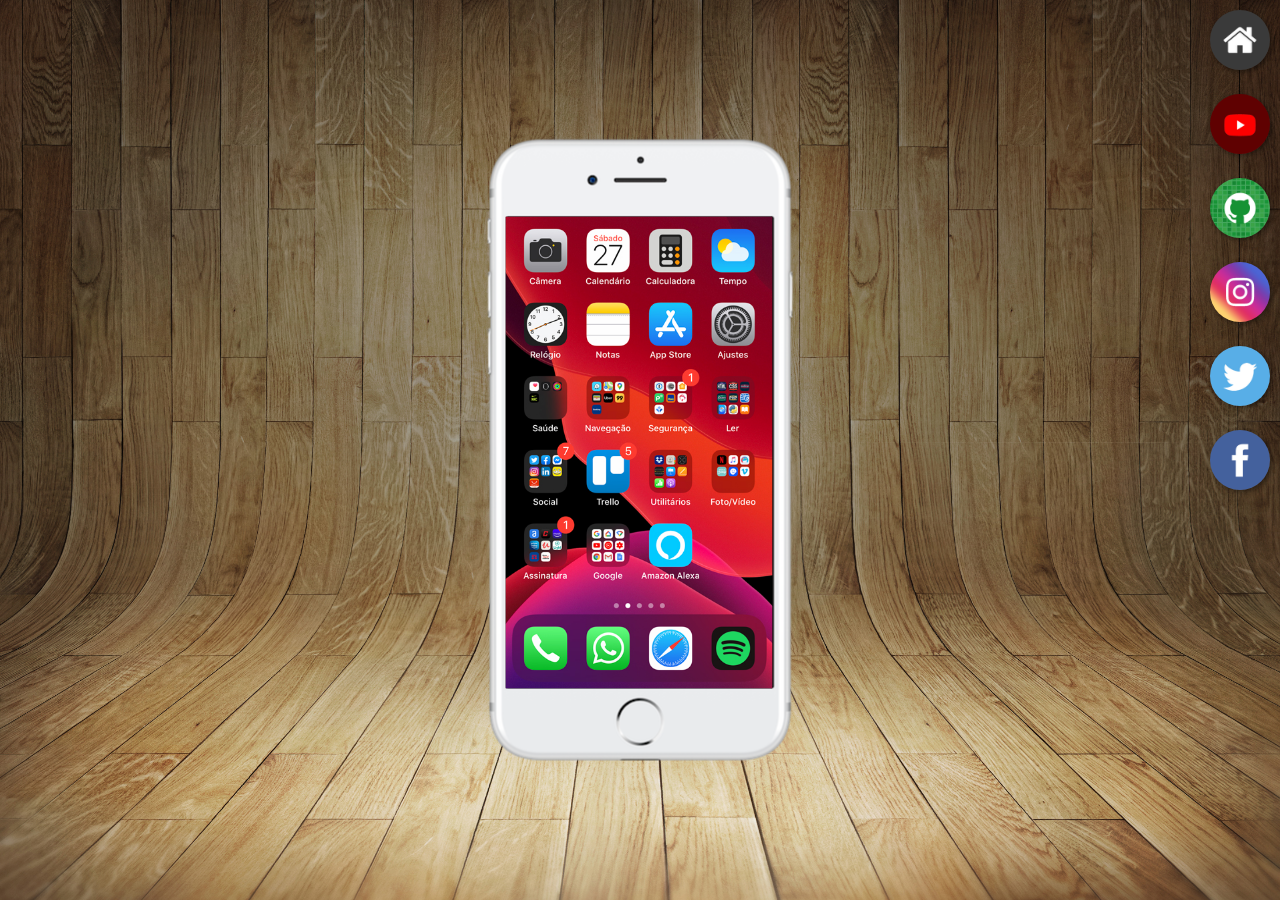
<file: index.html>
<!DOCTYPE html>
<html lang="pt-BR">
<head>
    <meta charset="UTF-8">
    <meta name="viewport" content="width=device-width, initial-scale=1.0">
    <link rel="shortcut icon" href="favicon.ico" type="image/x-icon">
    <link rel="stylesheet" href="estilos/style.css">
    <title>Projeto Redes Socais</title>
</head>
<body>
    <main>
        <section id="telefone">
            <iframe src="home.html" name="tela" id="tela" frameborder="0">
                Seu navegador não é compatível com isso...
            </iframe>
        </section>
        <section id="redes-sociais">
            <a href="home.html" target="tela"><img src="imagens/logo-home.jpg" alt="Home"></a> <br>
            <a href="youtube.html" target="tela"><img src="imagens/logo-youtube.jpg" alt="YouTube"></a> <br>
            <a href="github.html" target="tela"><img src="imagens/logo-github.jpg" alt="GitHub"></a> <br>
            <a href="instagram.html" target="tela"><img src="imagens/logo-instagram.jpg" alt="Instagram"></a> <br>
            <a href="twitter.html" target="tela"><img src="imagens/logo-twitter.jpg" alt="Twitter"></a> <br>
            <a href="facebook.html" target="tela"><img src="imagens/logo-facebook.jpg" alt="Facebook"></a> <br>
        </section>
    </main>
</body>
</html>
</file>
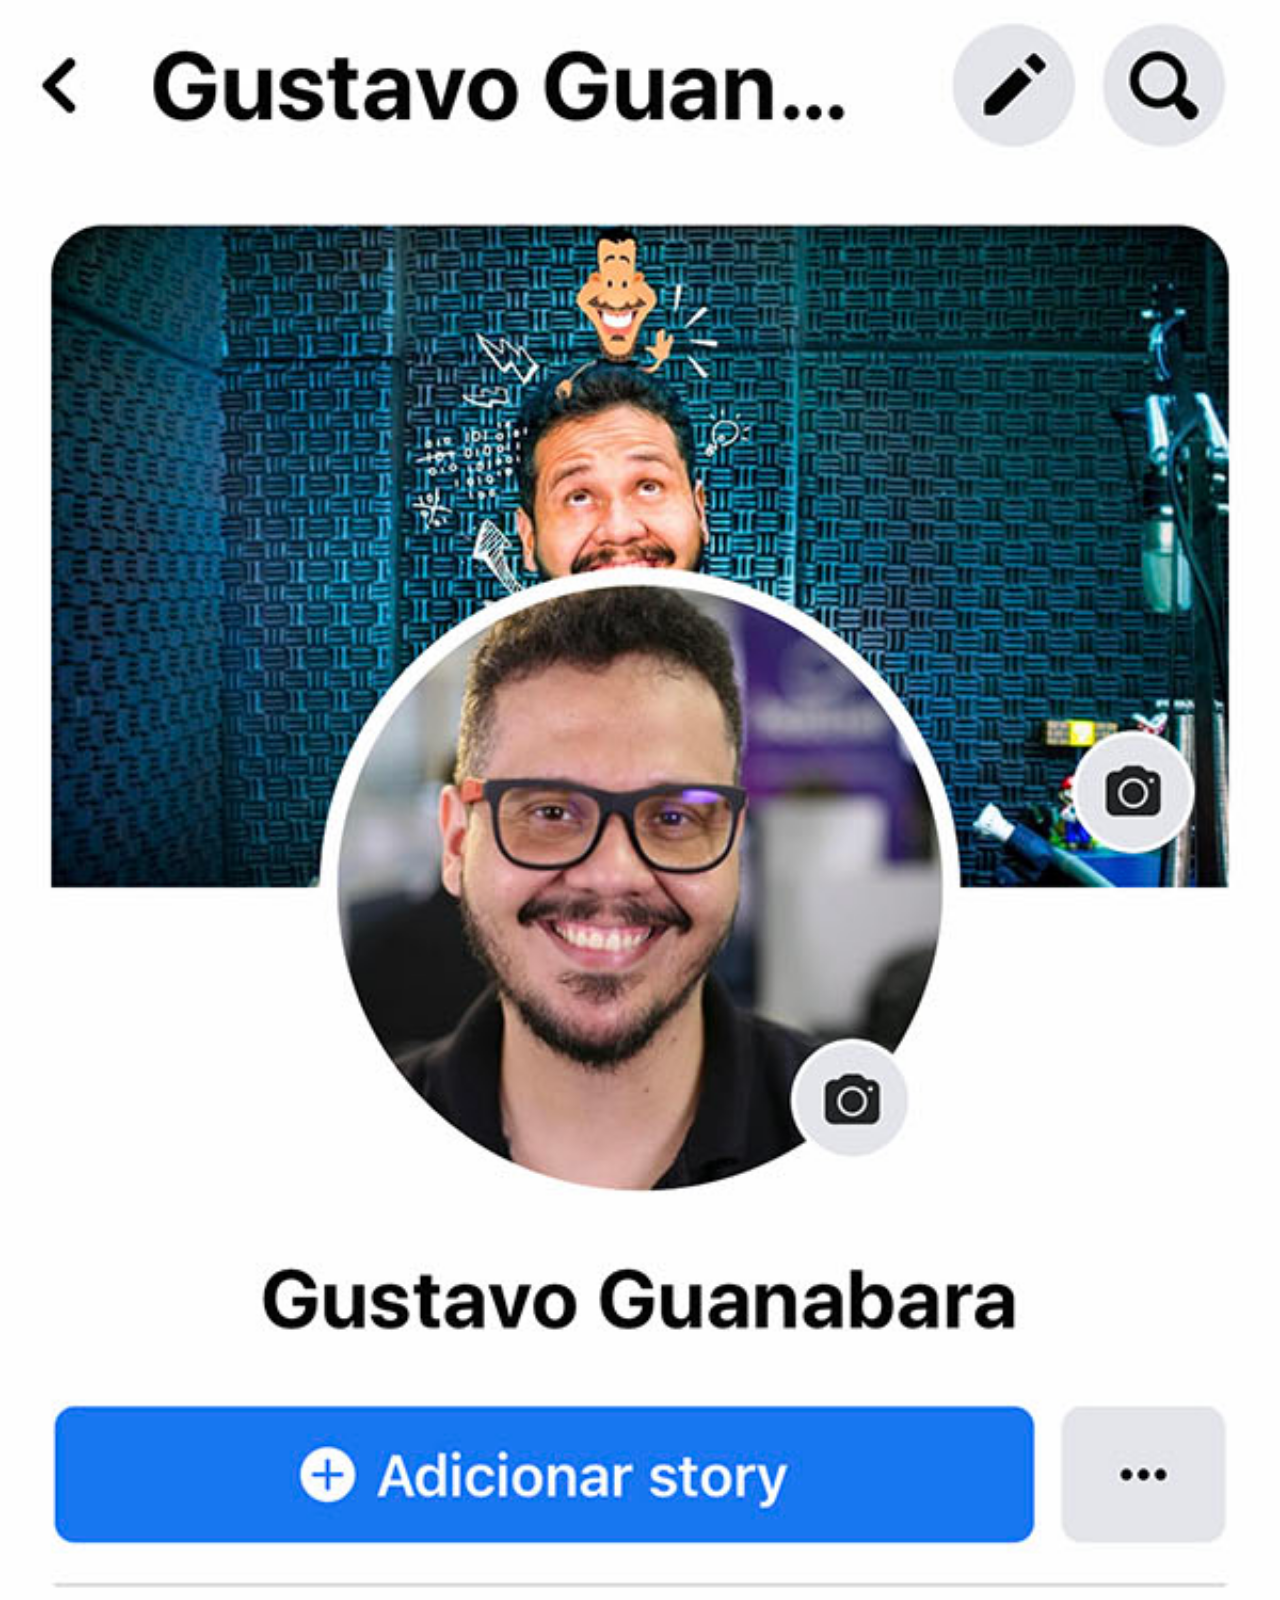
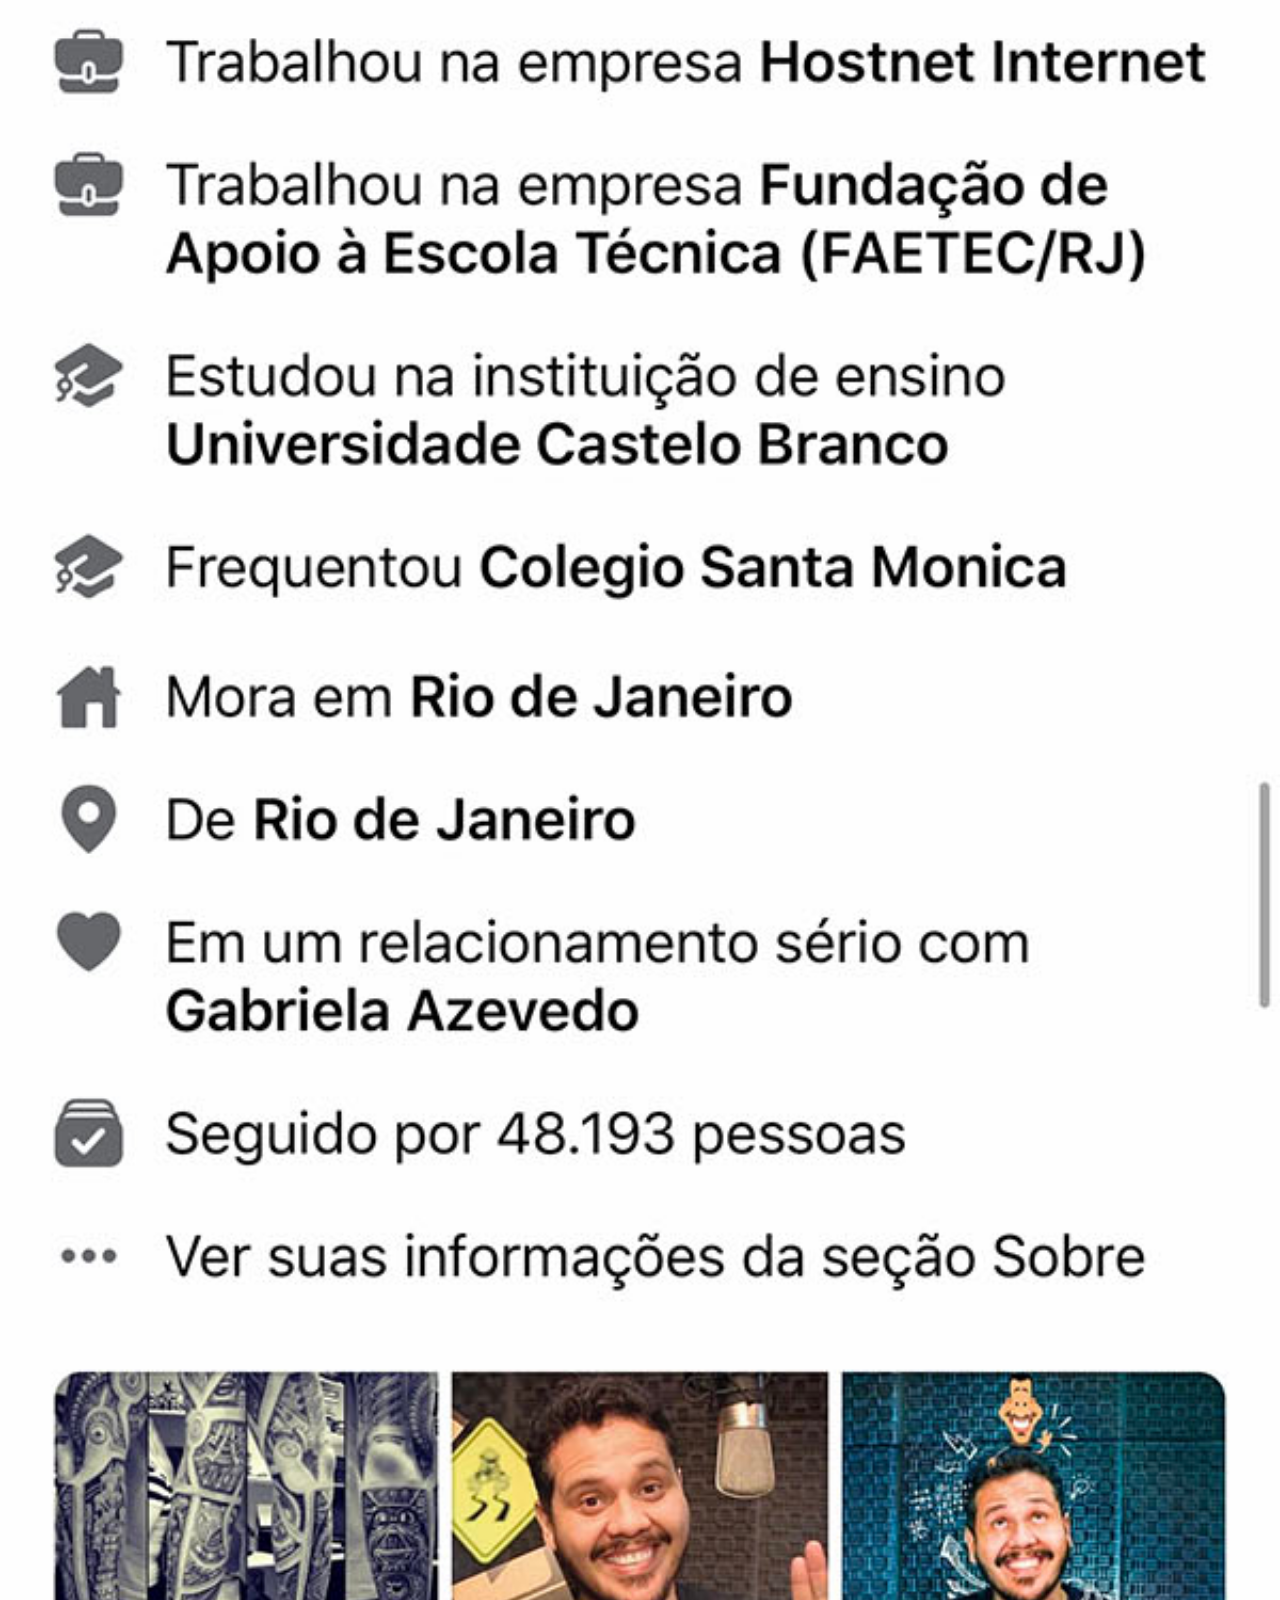
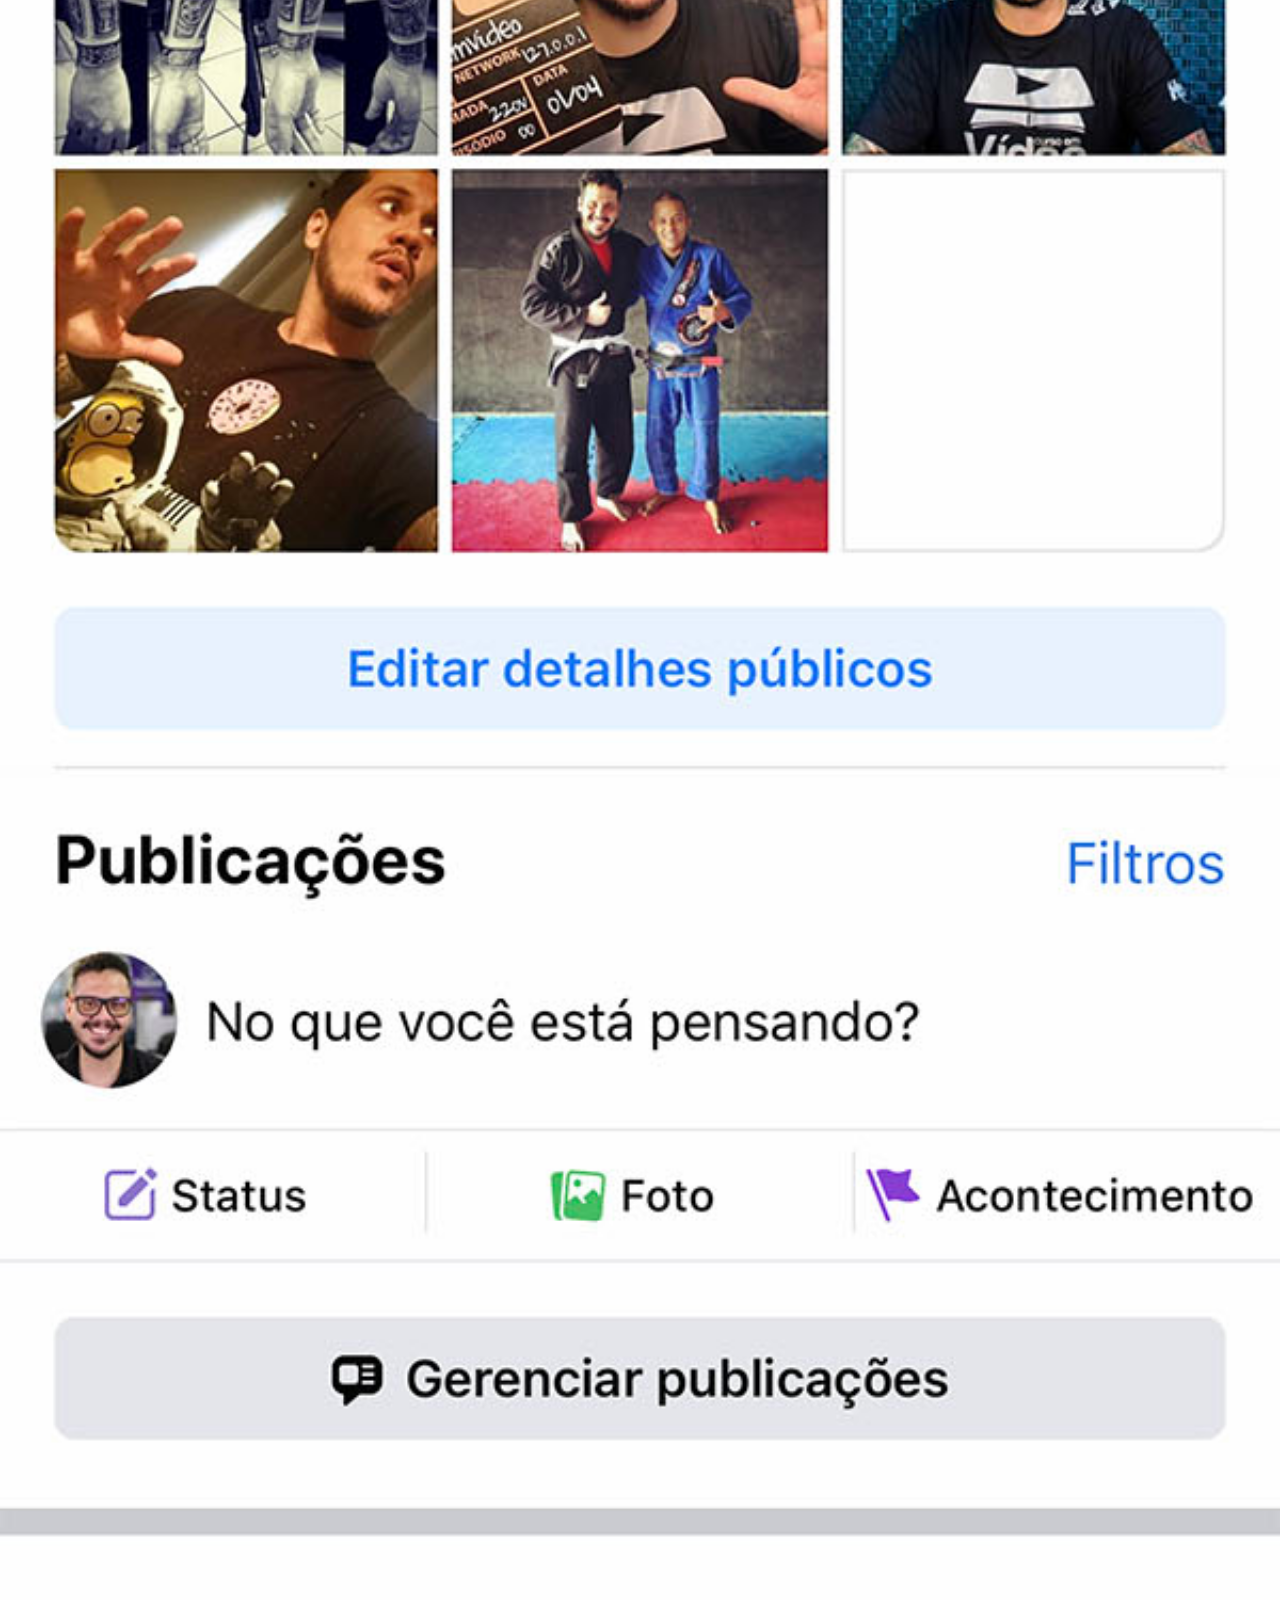
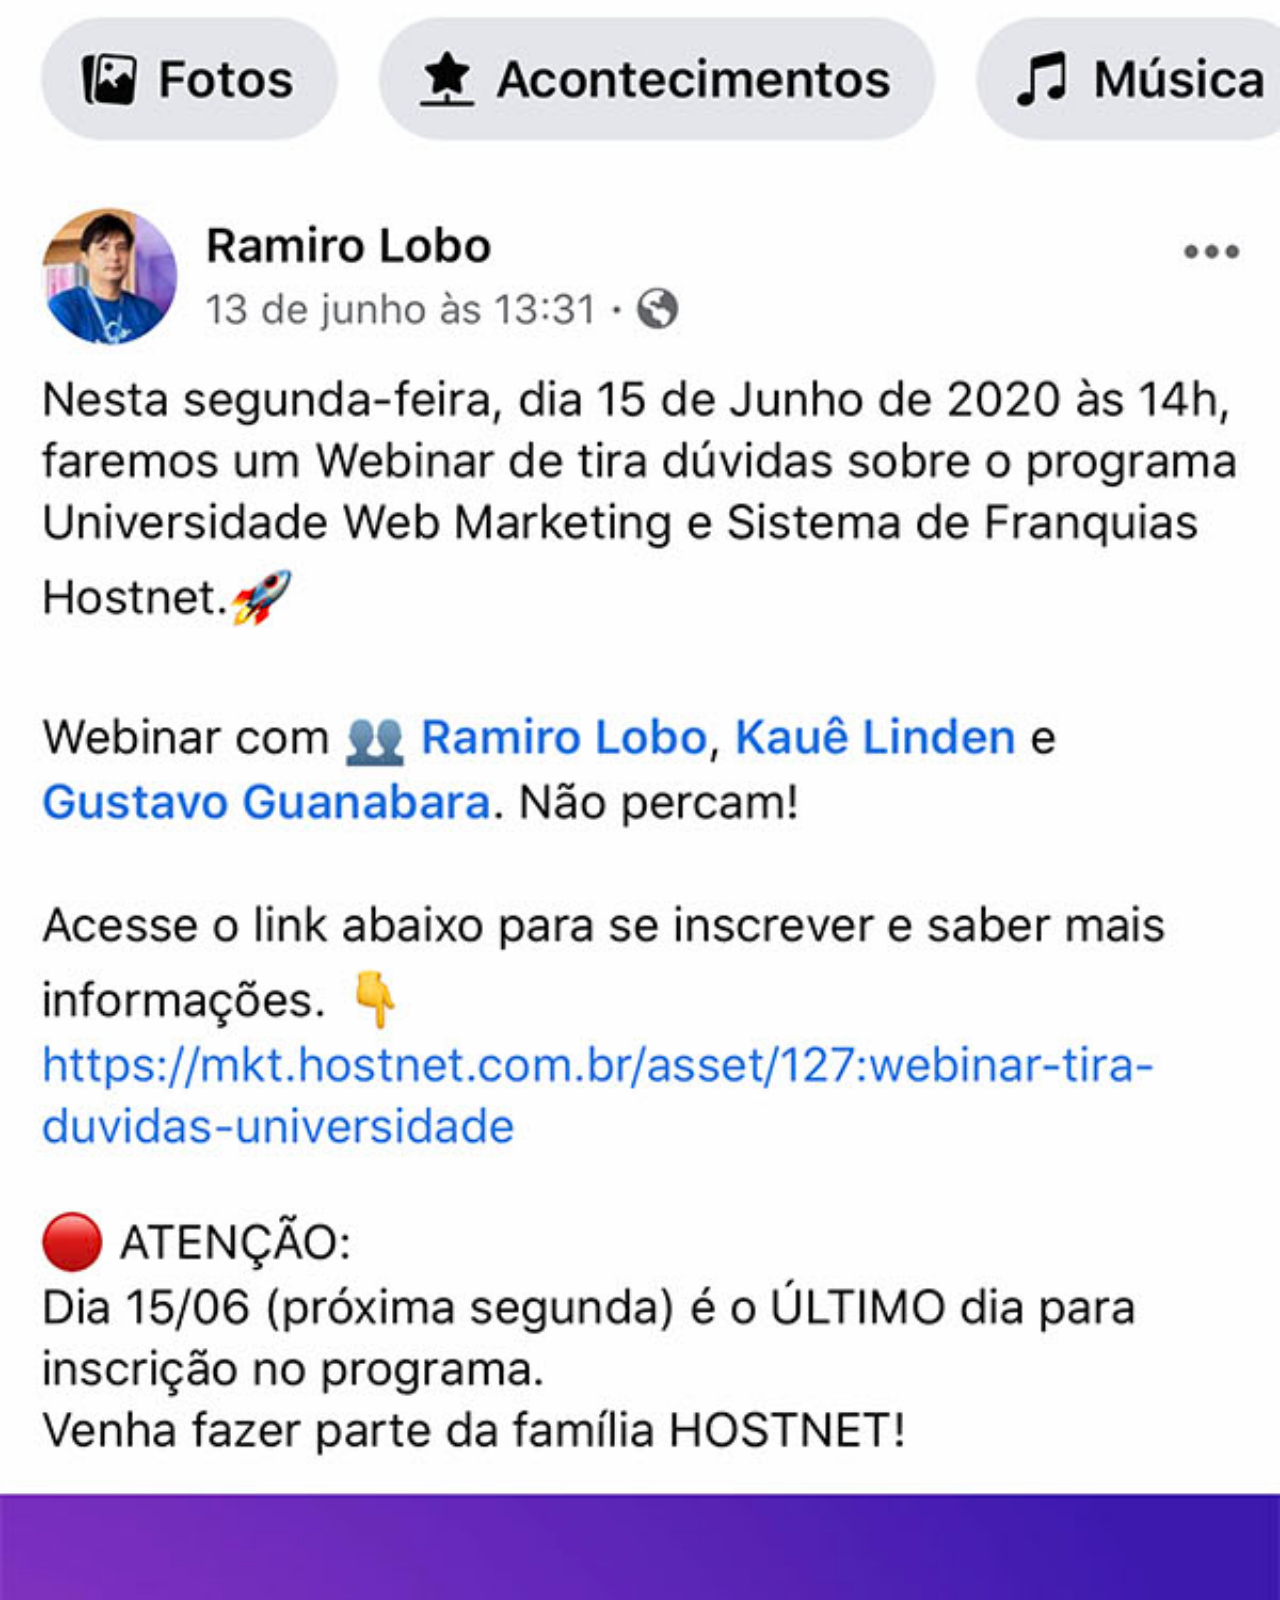
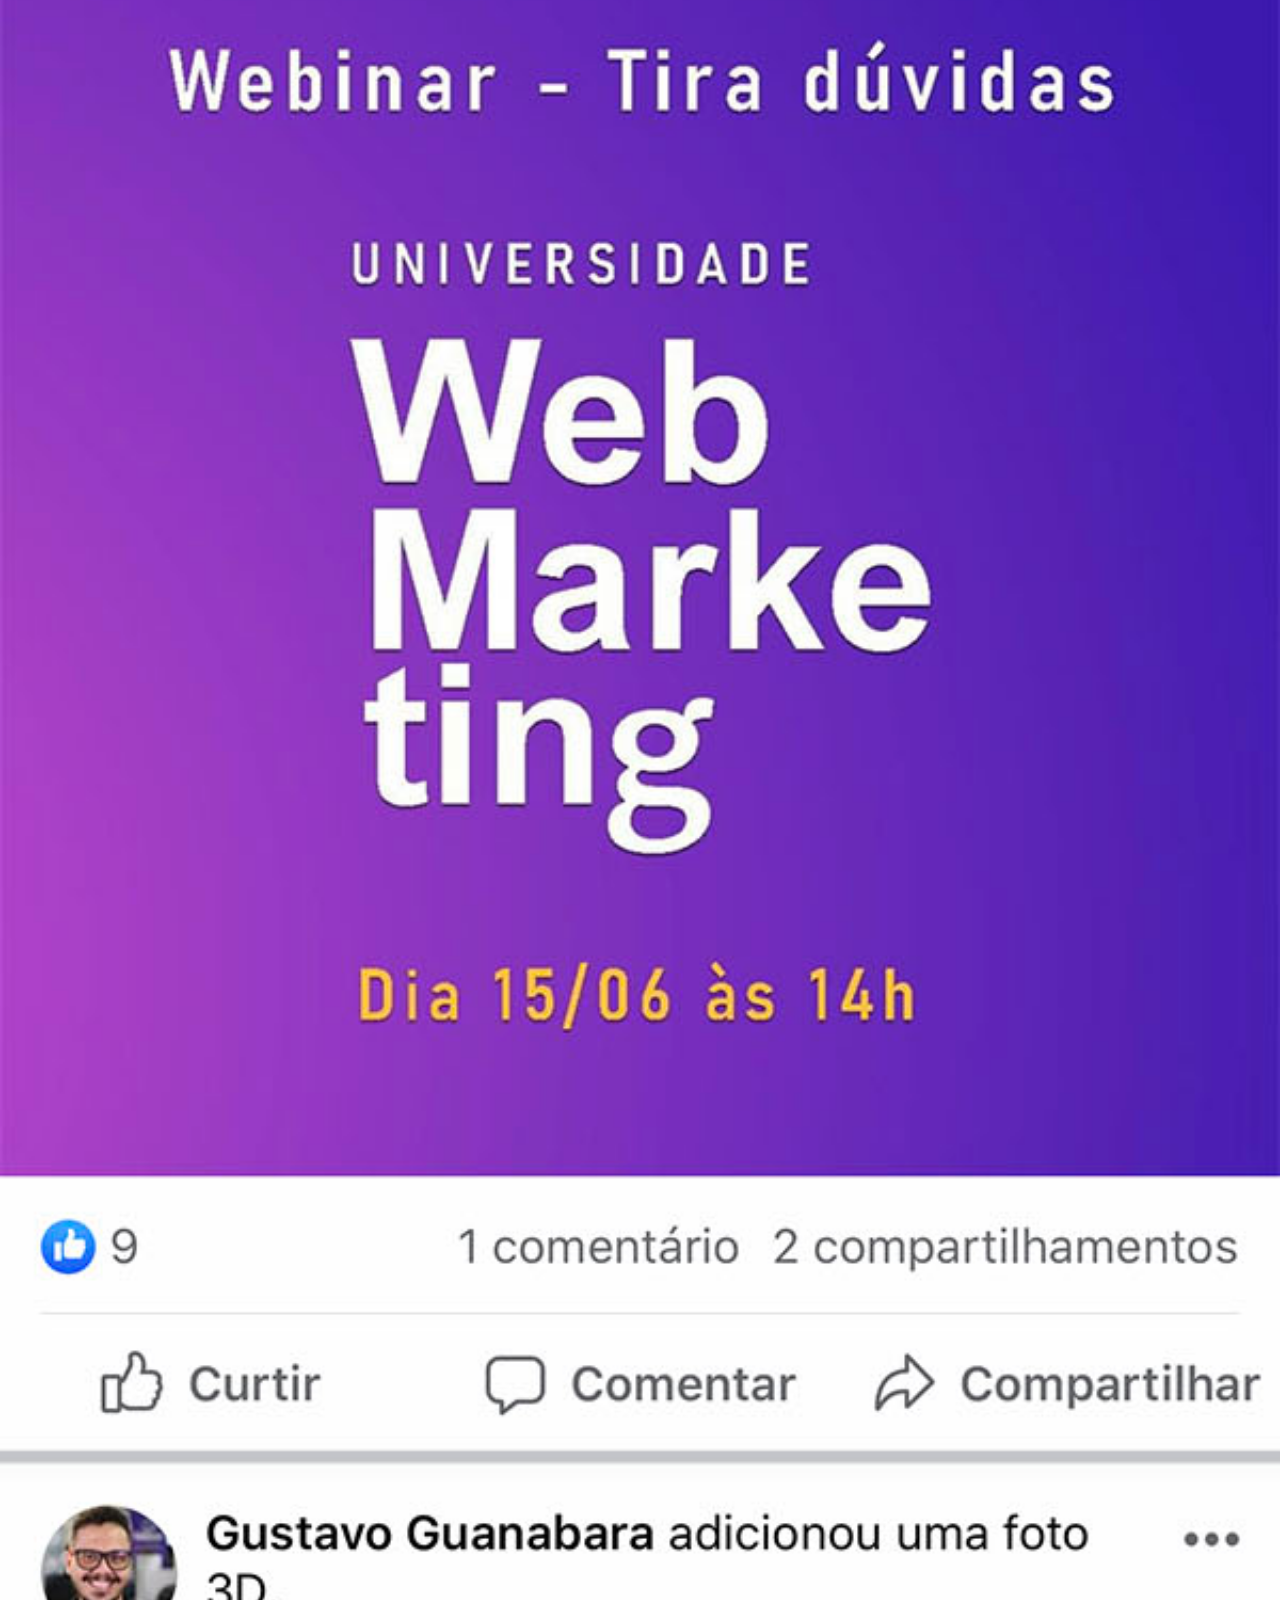
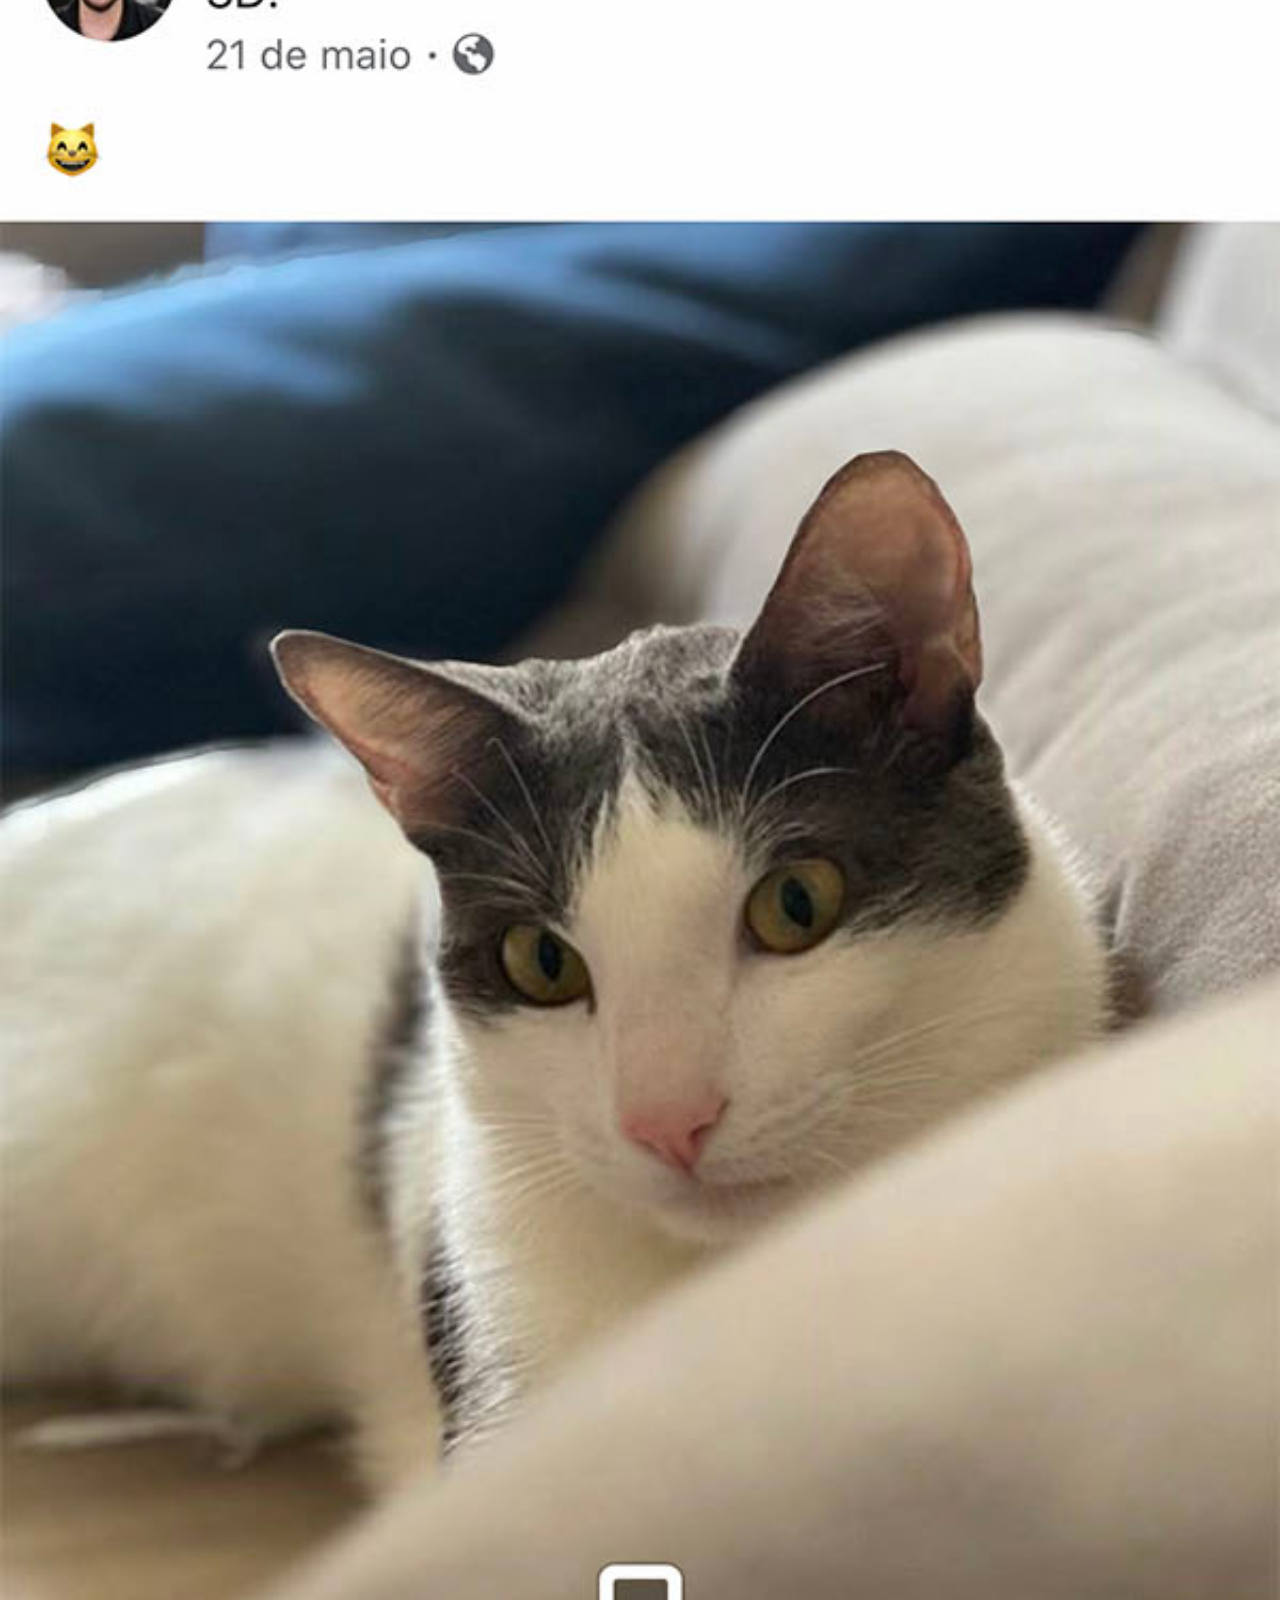
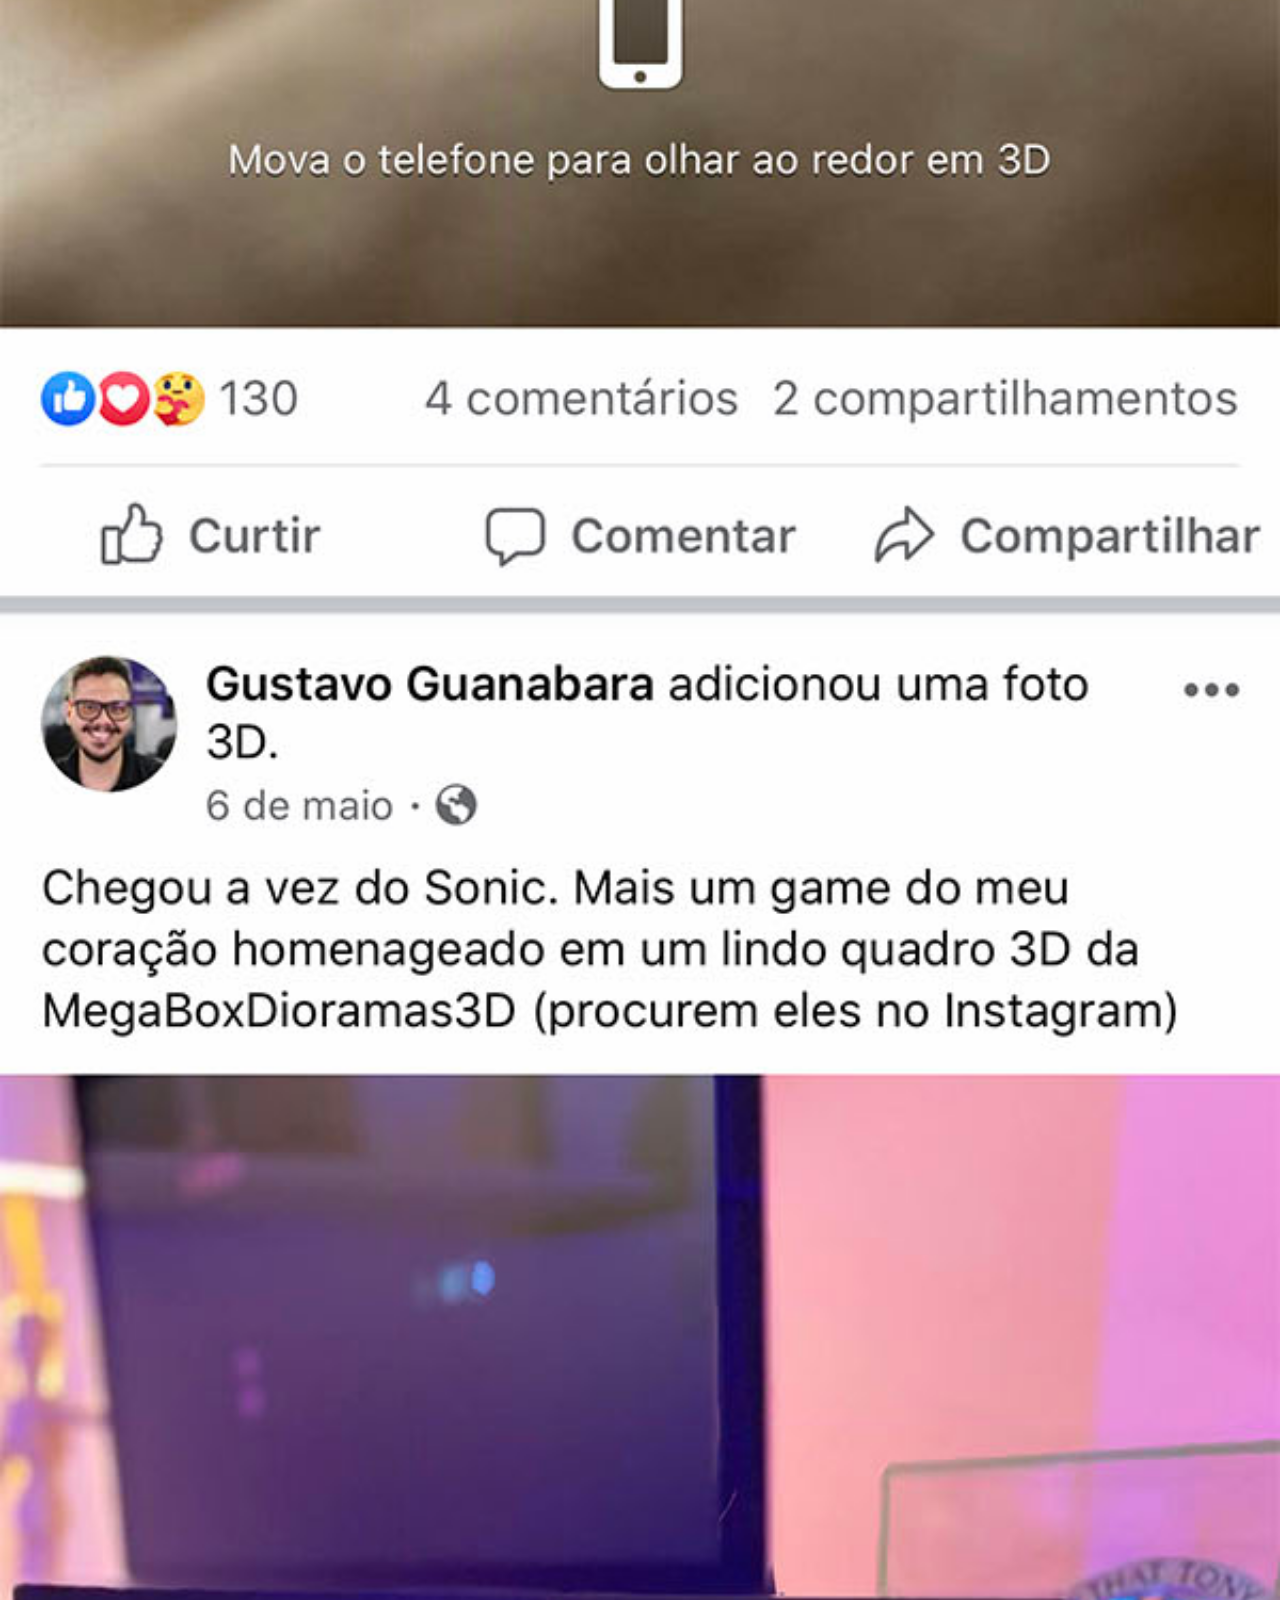
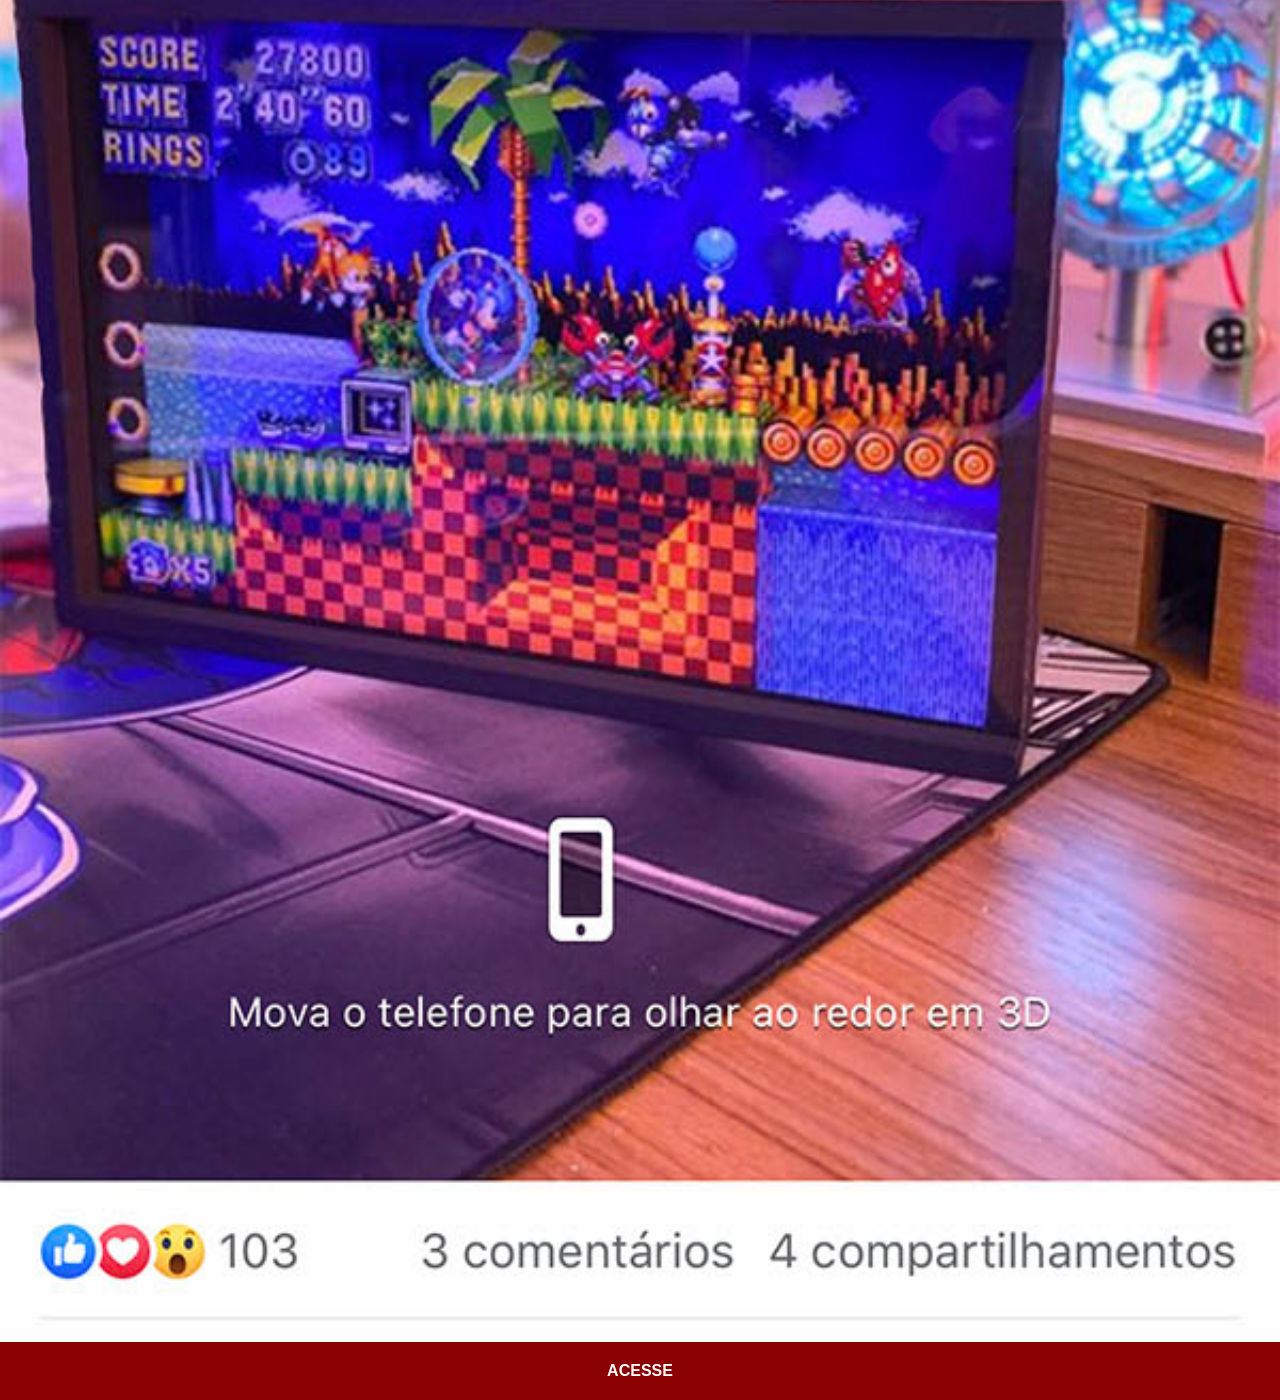
<file: facebook.html>
<!DOCTYPE html>
<html lang="pt-br">
<head>
    <meta charset="UTF-8">
    <meta name="viewport" content="width=device-width, initial-scale=1.0">
    <link rel="stylesheet" href="estilos/social.css">
    <title>Facebook</title>
</head>
<body>
    <img src="imagens/tela-facebook.jpg" alt="Facebook">
    <a href="https://www.facebook.com/gustavoguanabara?locale=pt_BR" target="_blank">ACESSE</a>
</body>
</html>
</file>
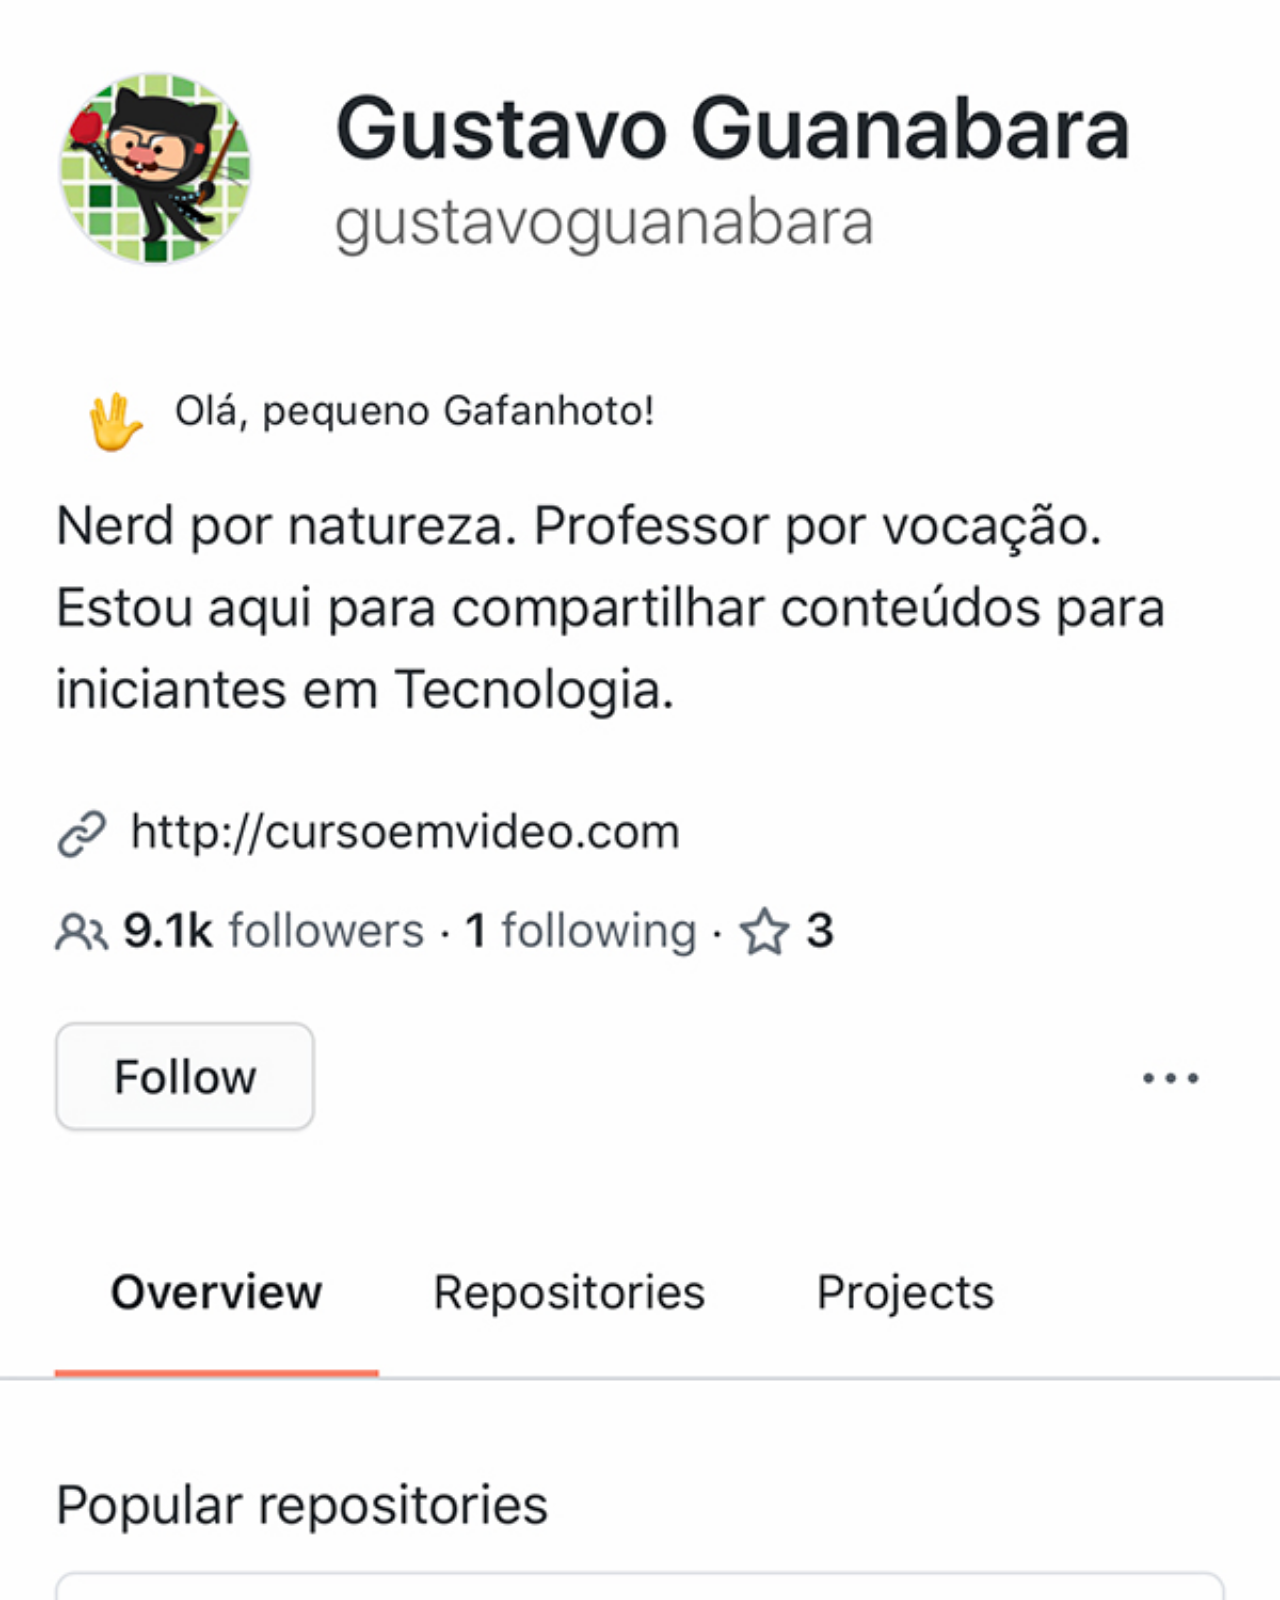
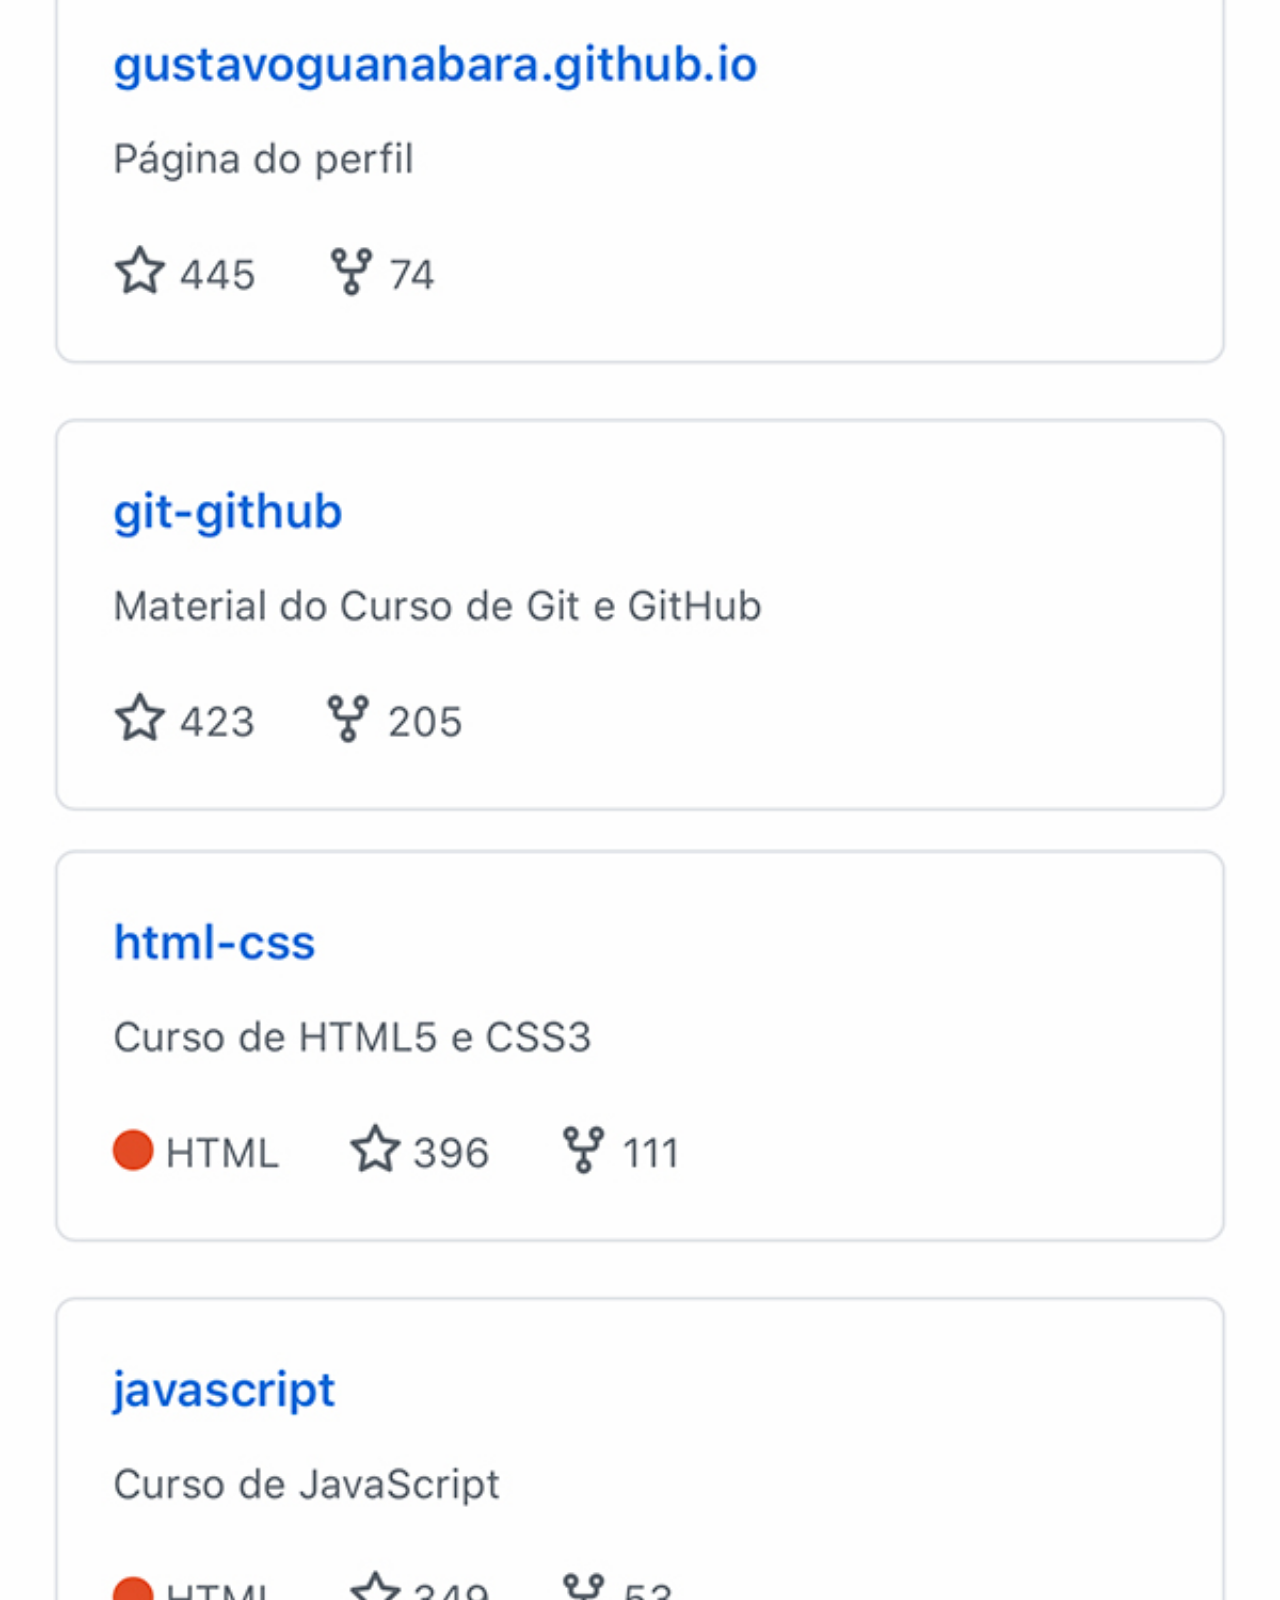
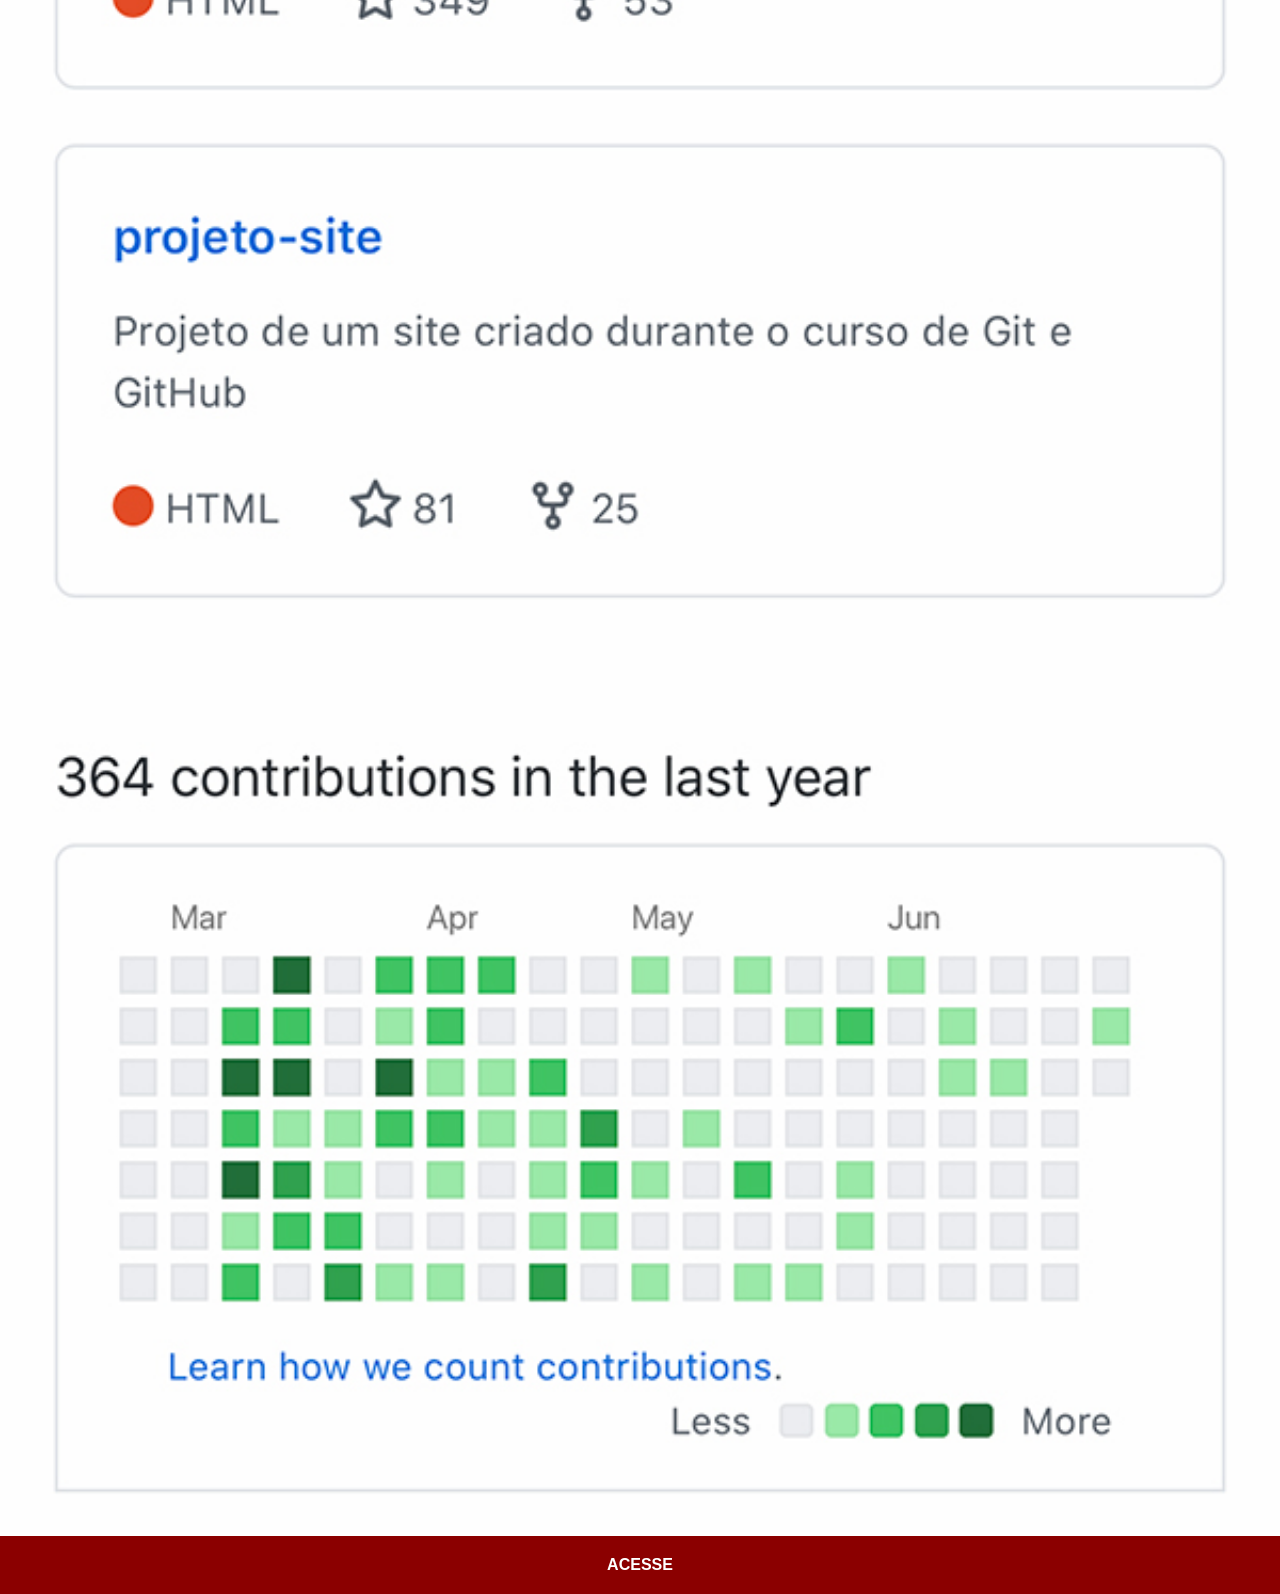
<file: github.html>
<!DOCTYPE html>
<html lang="pt-br">
<head>
    <meta charset="UTF-8">
    <meta name="viewport" content="width=device-width, initial-scale=1.0">
    <link rel="stylesheet" href="estilos/social.css">
    <title>GitHub</title>
</head>
<body>
    <img src="imagens/tela-github.jpg" alt="GitHub">
    <a href="https://github.com/gustavoguanabara" target="_blank">ACESSE</a>
</body>
</html>
</file>
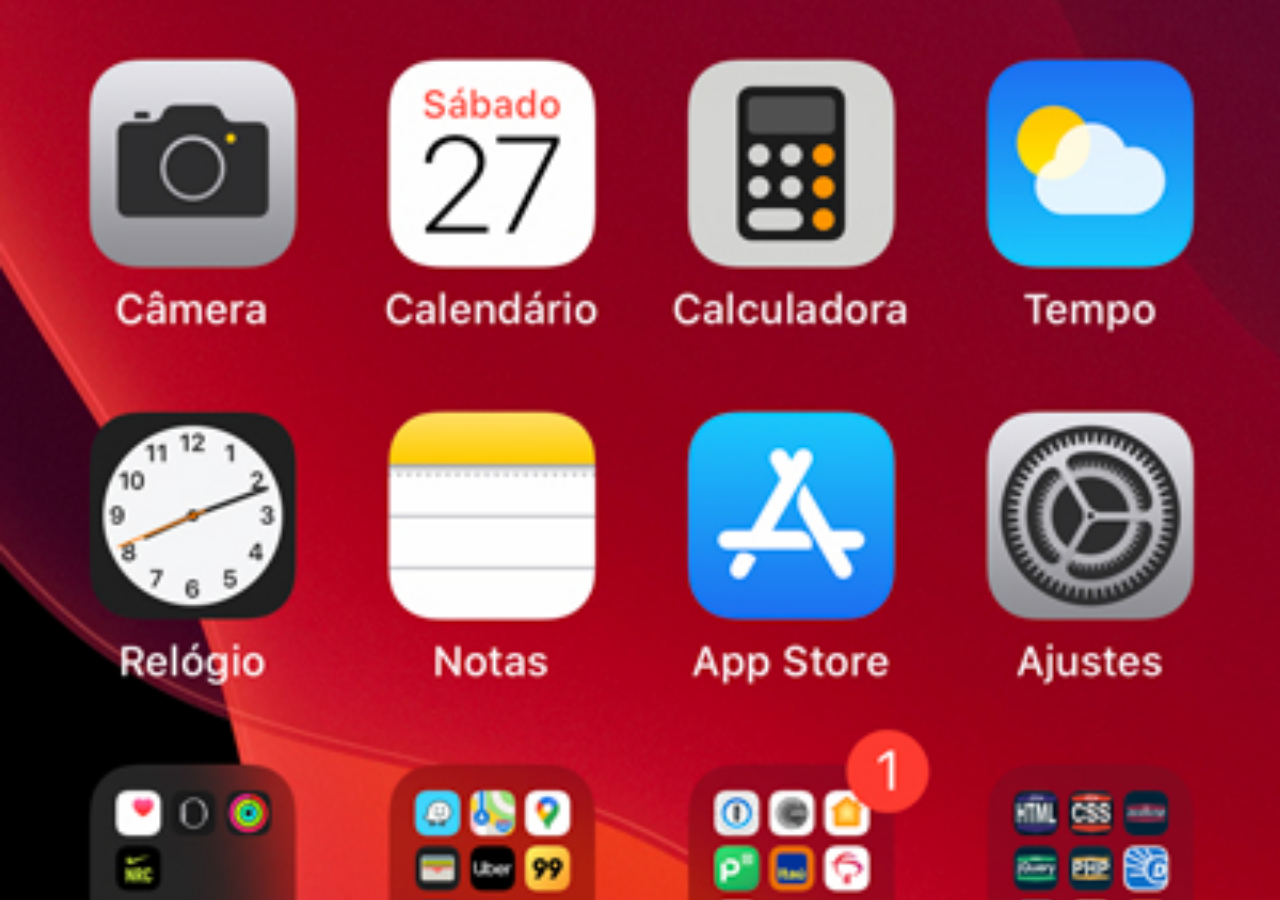
<file: home.html>
<!DOCTYPE html>
<html lang="pt-br">
<head>
    <meta charset="UTF-8">
    <meta name="viewport" content="width=device-width, initial-scale=1.0">
    <title>Document</title>
    <style>
        * {
            margin: 0px;
            padding: 0px;
        }

        body {
            width: 100vw;
            height: 100vh;
            background: black url('imagens/tela-home.jpg') no-repeat
            top center;
            background-size: cover;
        }
    </style>
</head>
<body>
    
</body>
</html>
</file>
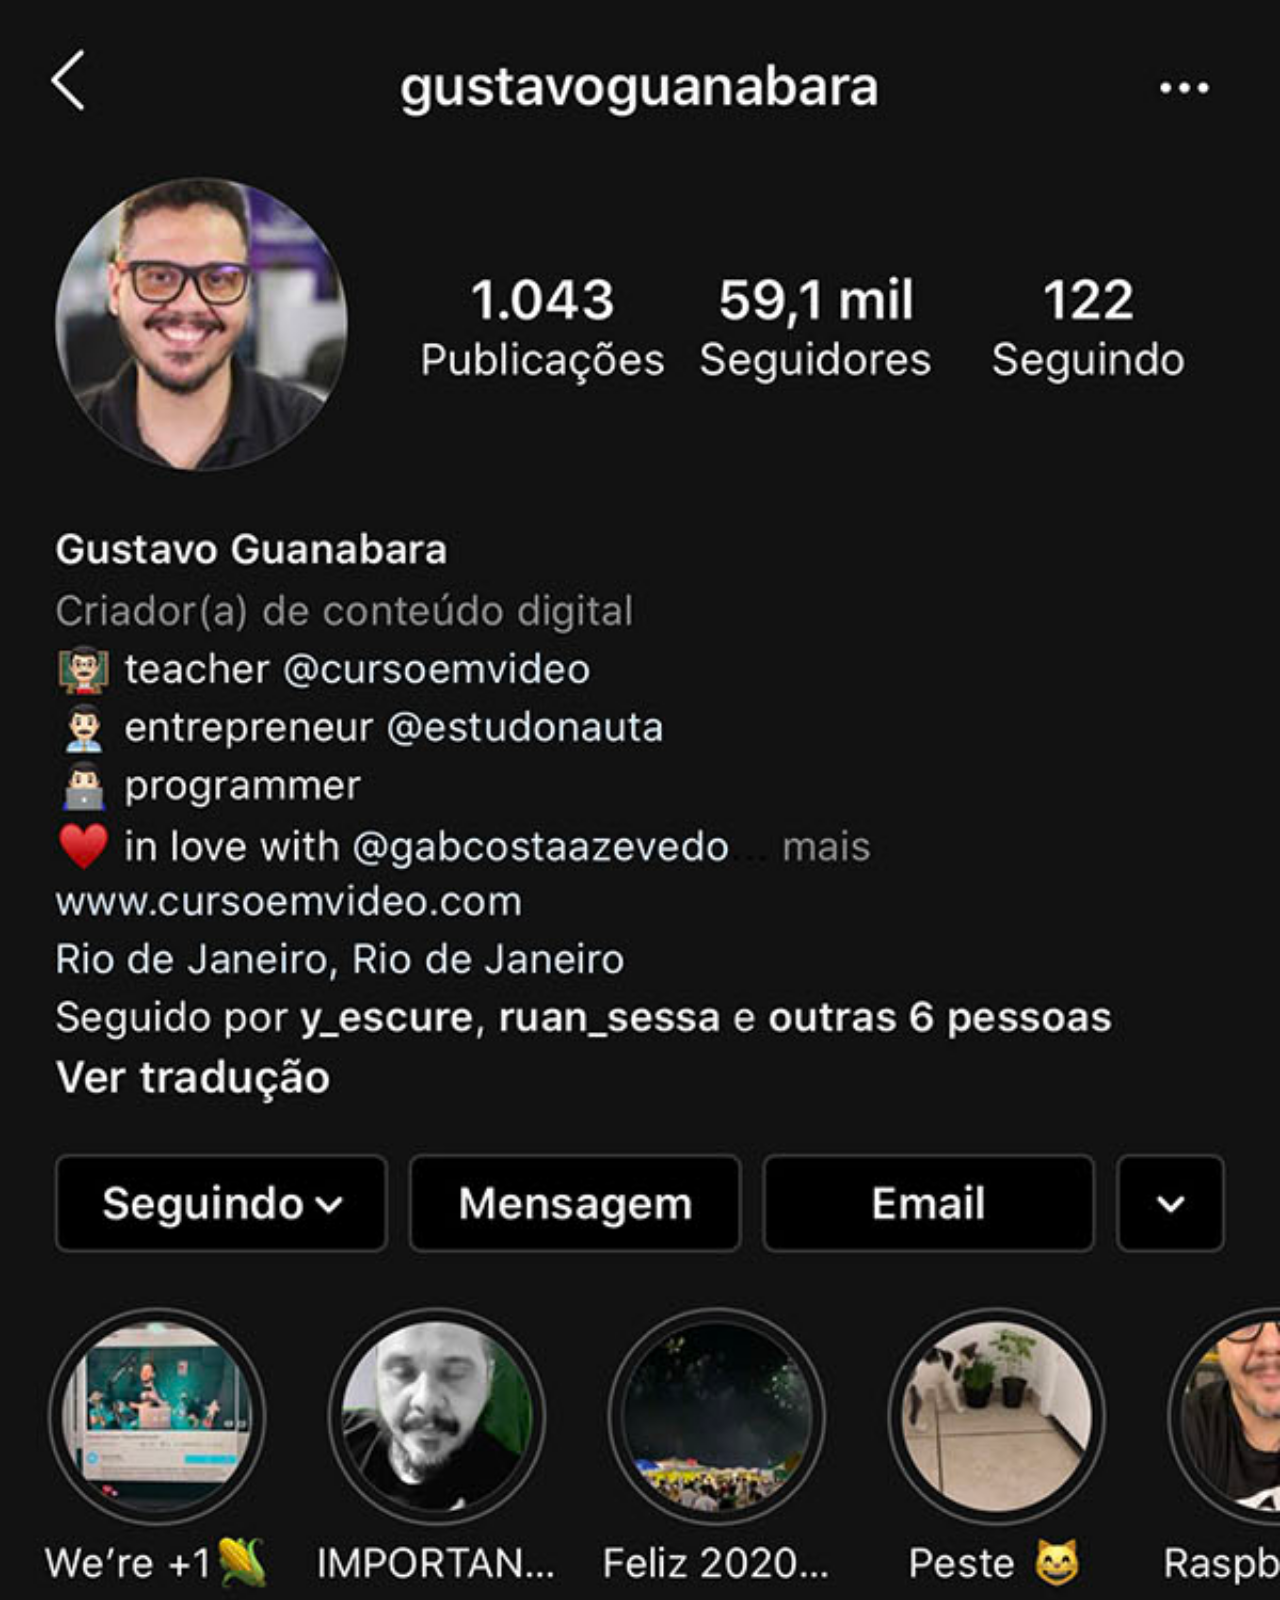
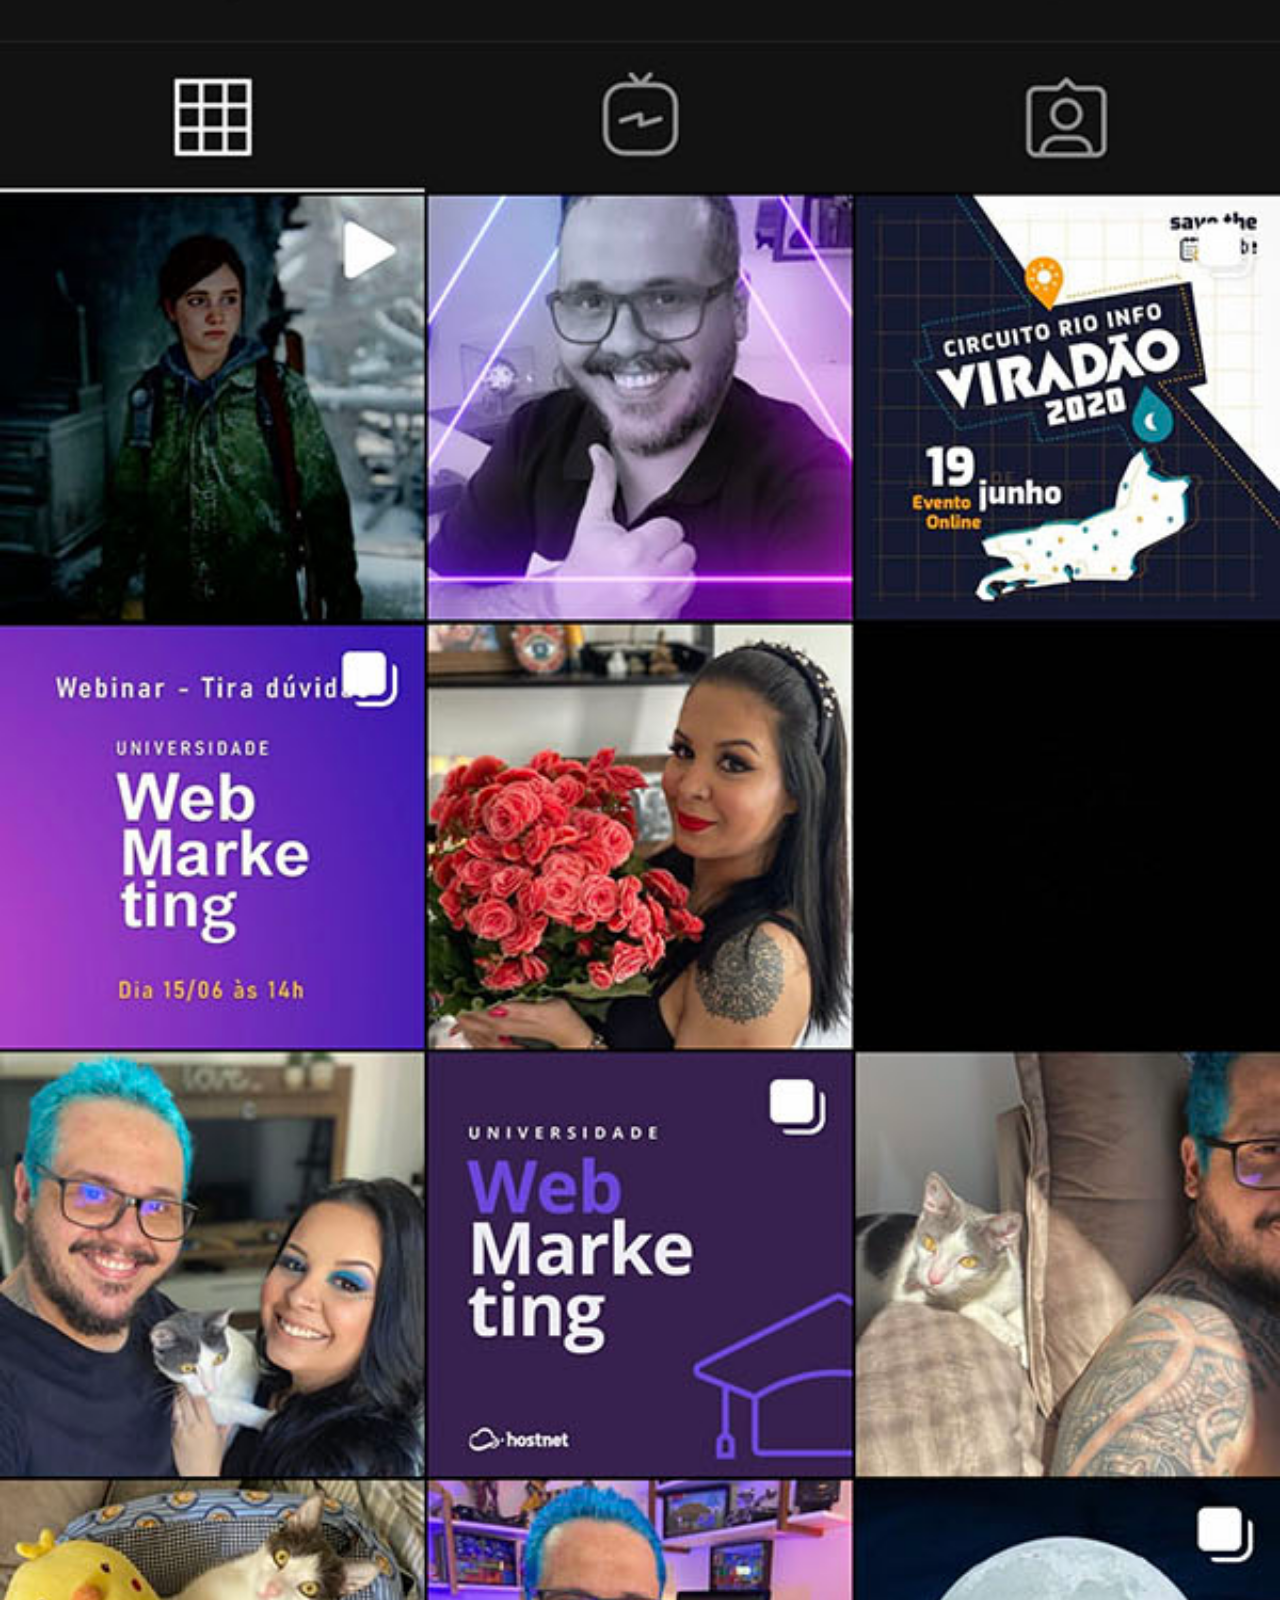
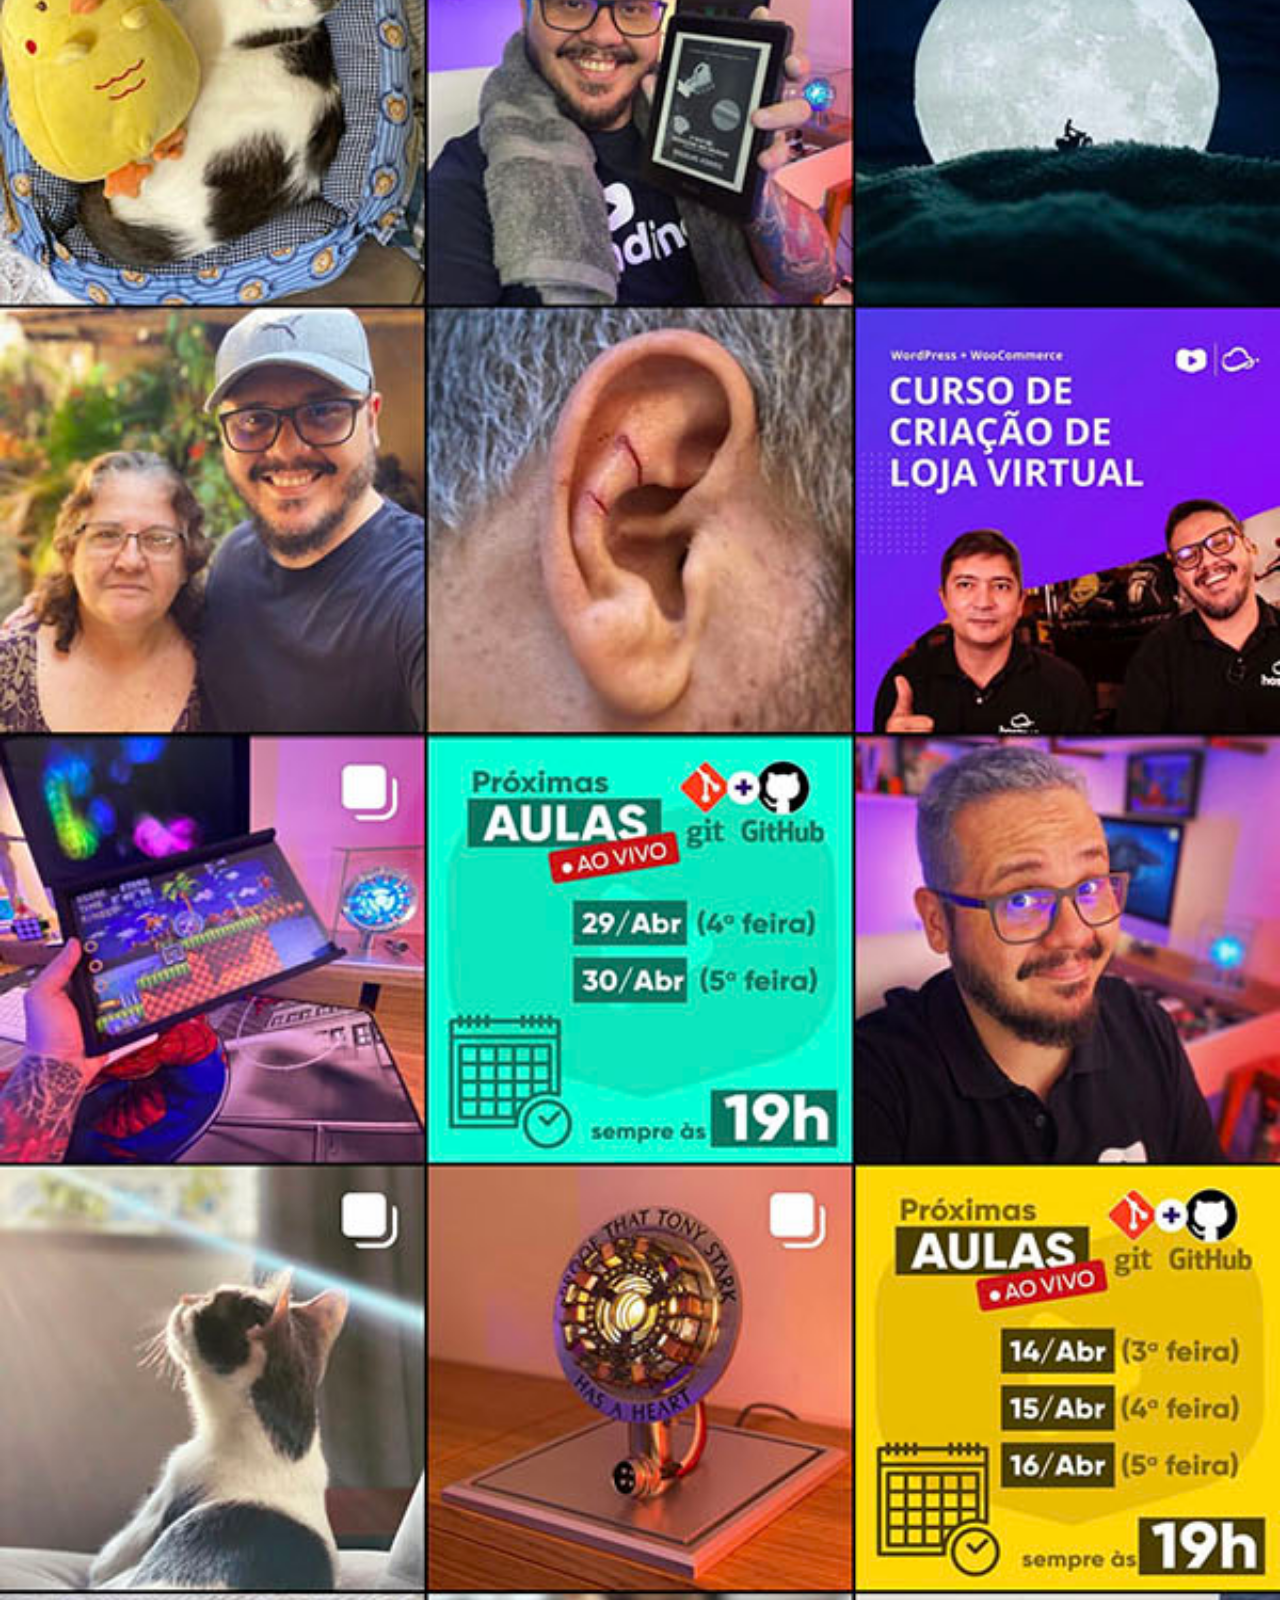
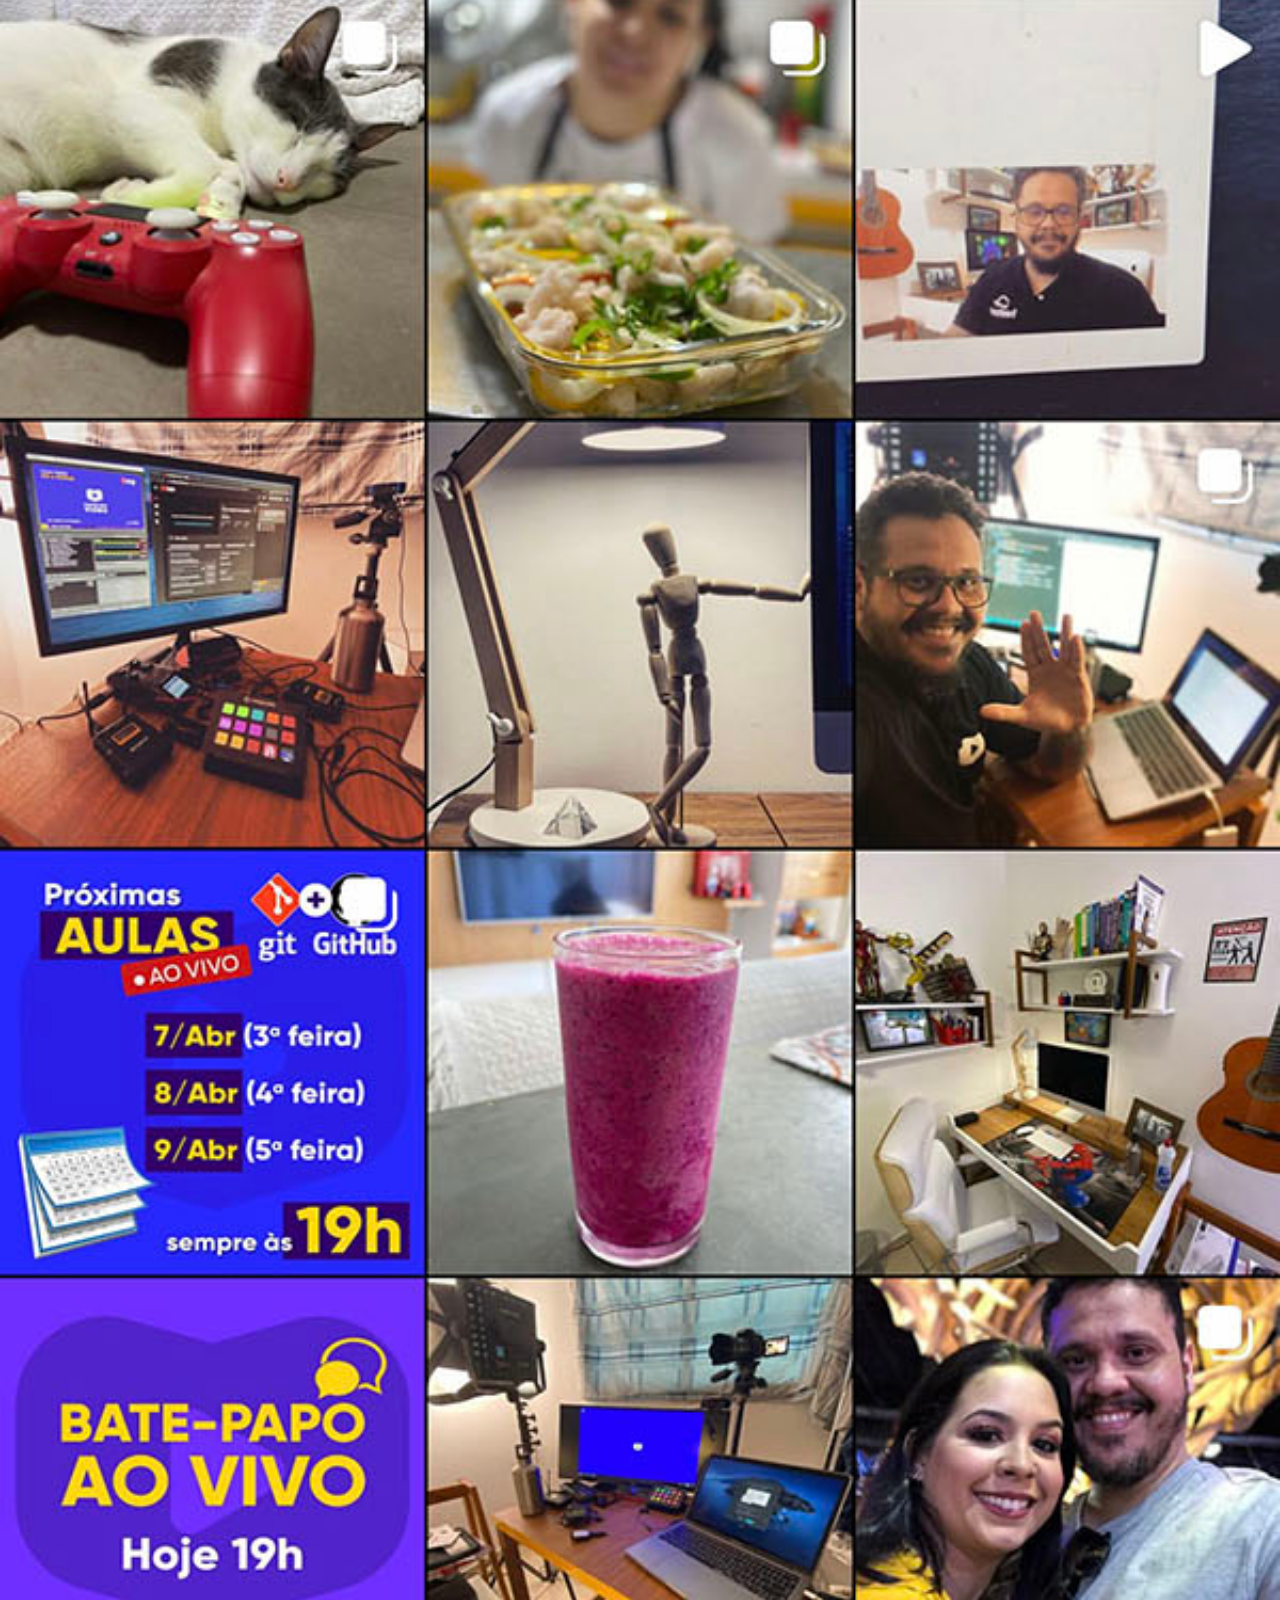
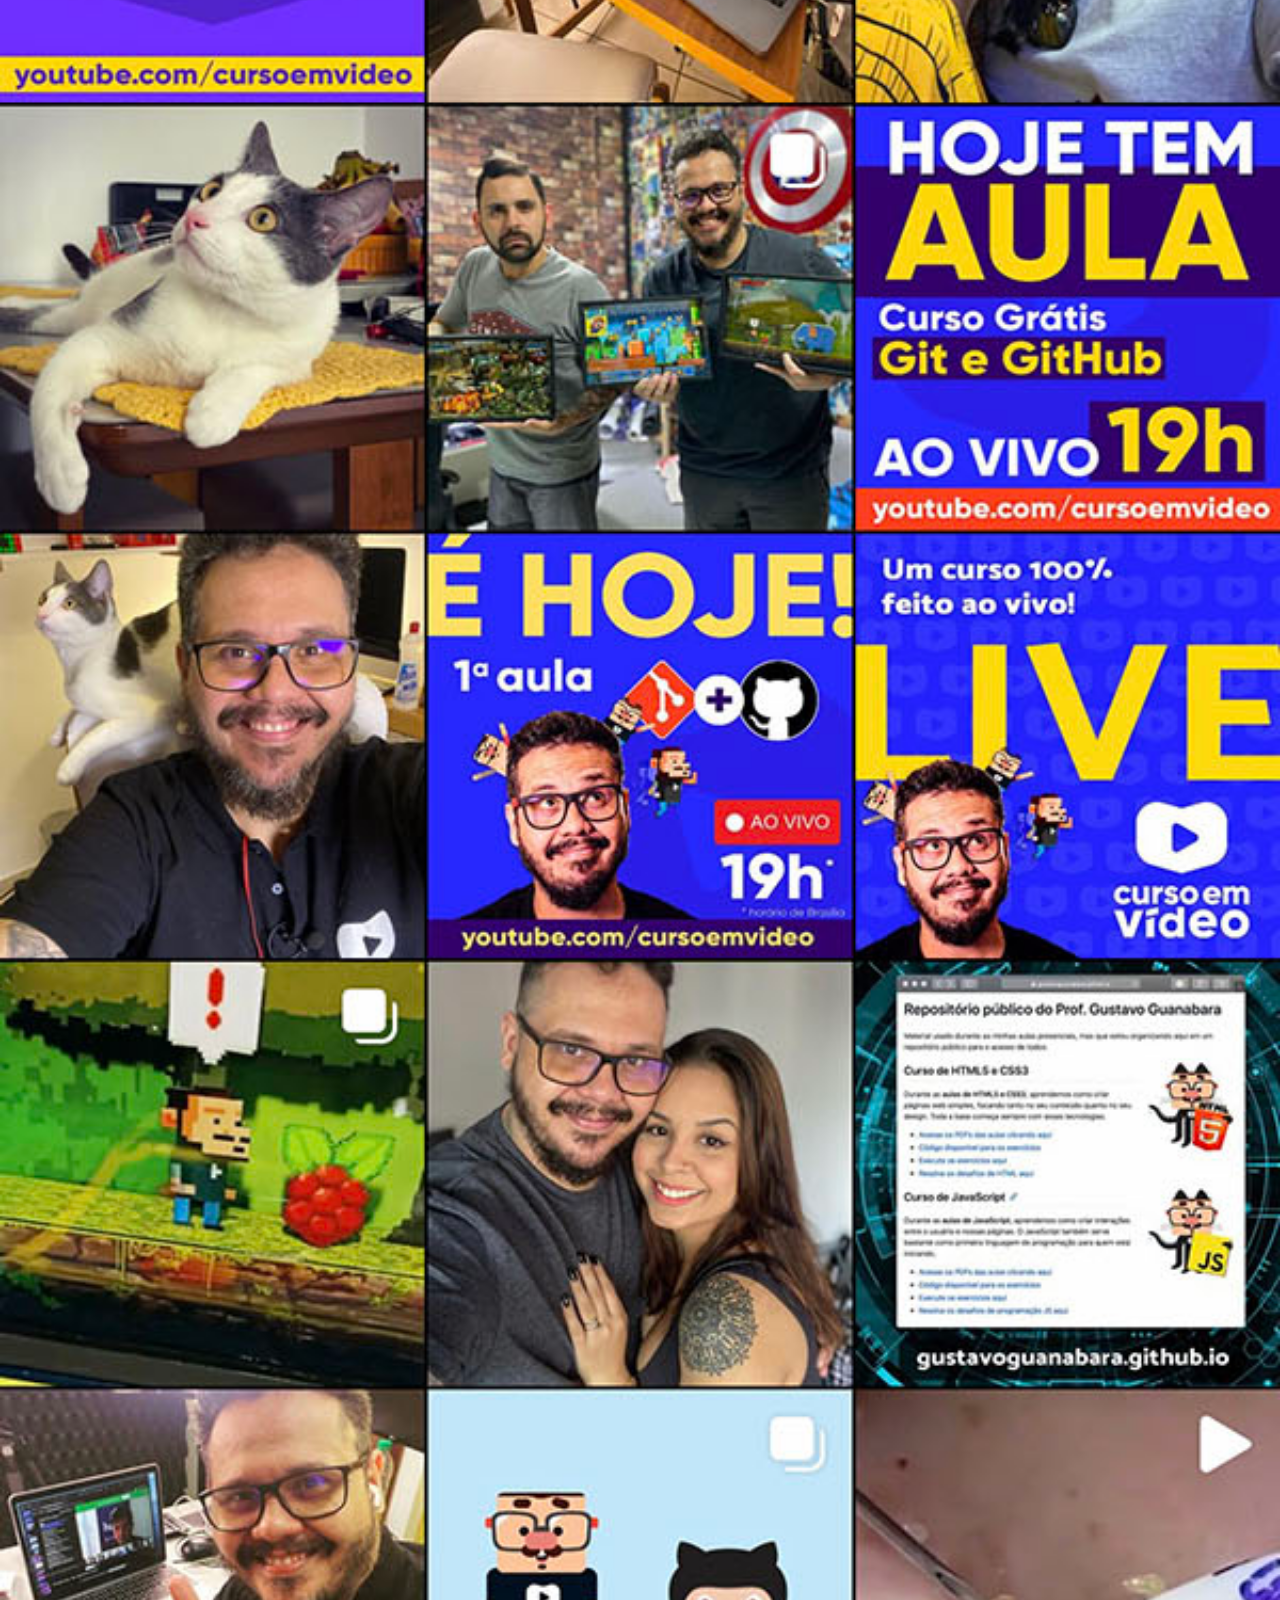
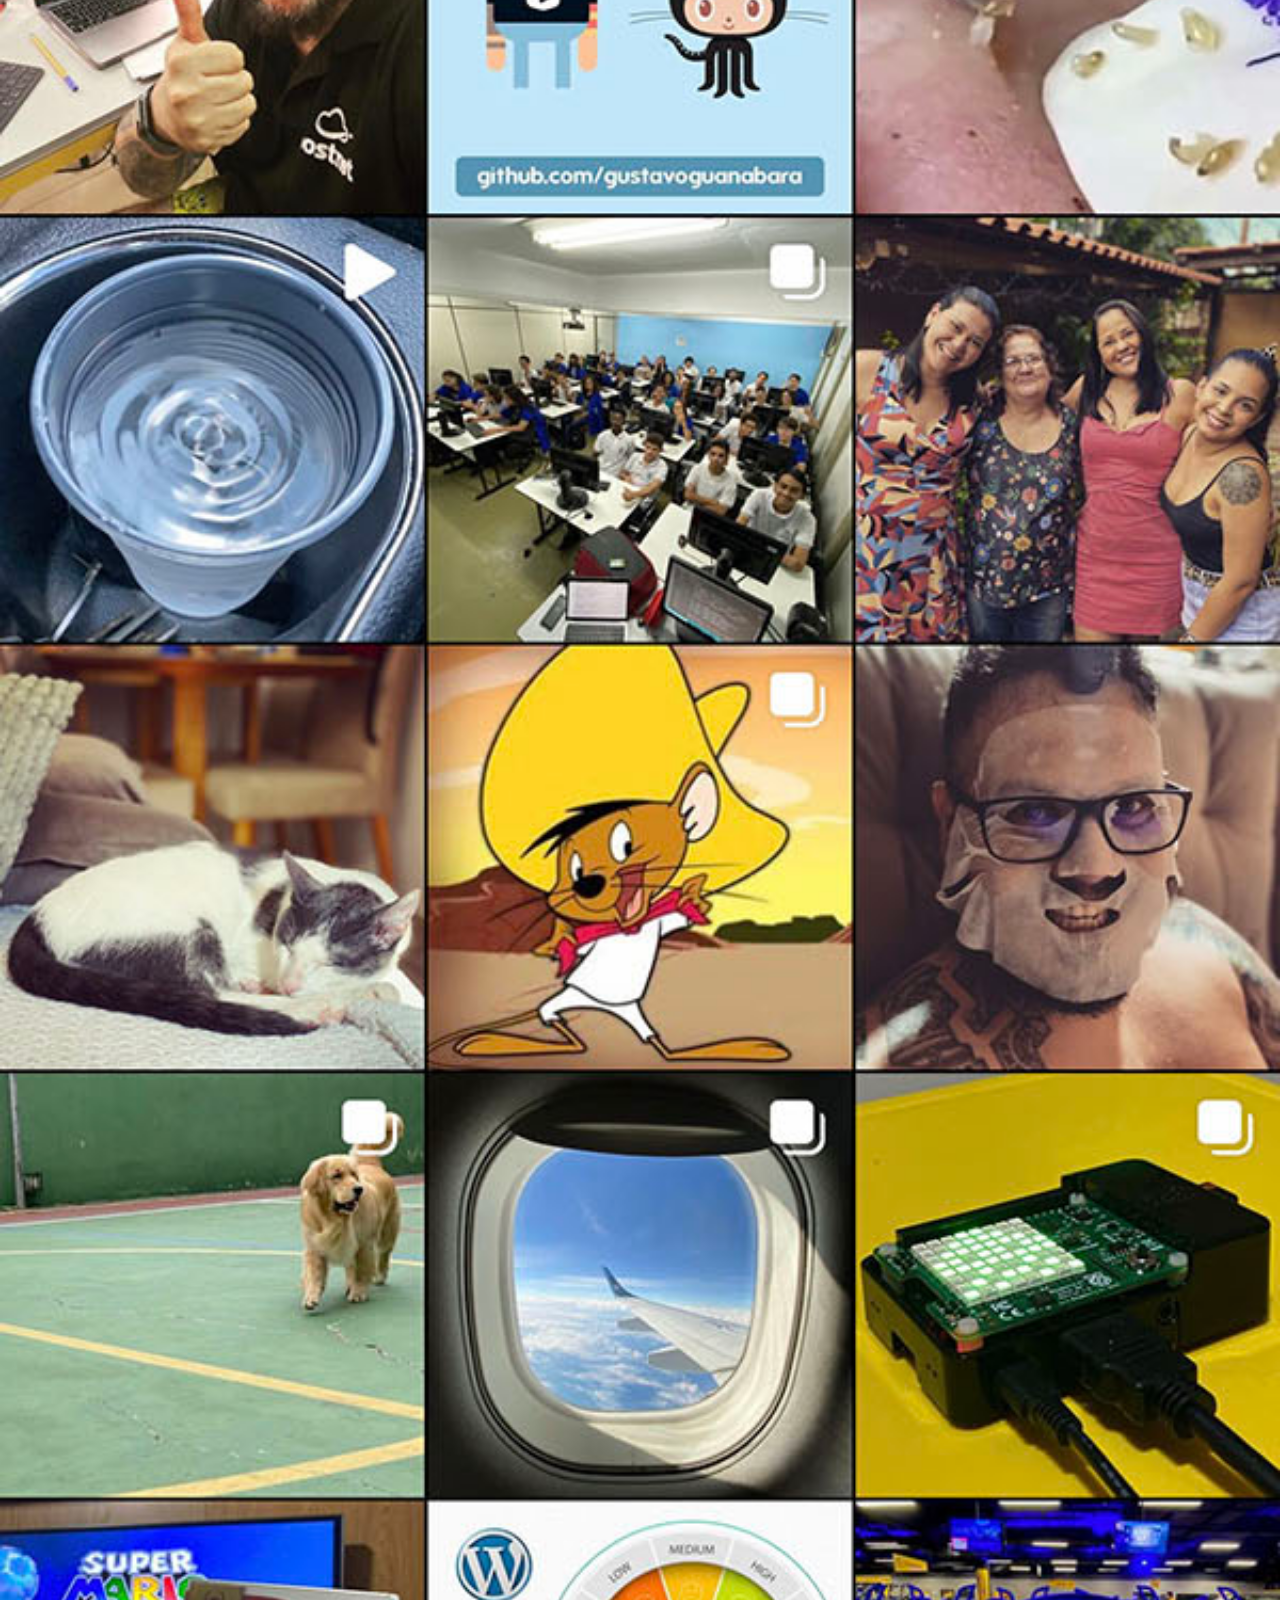
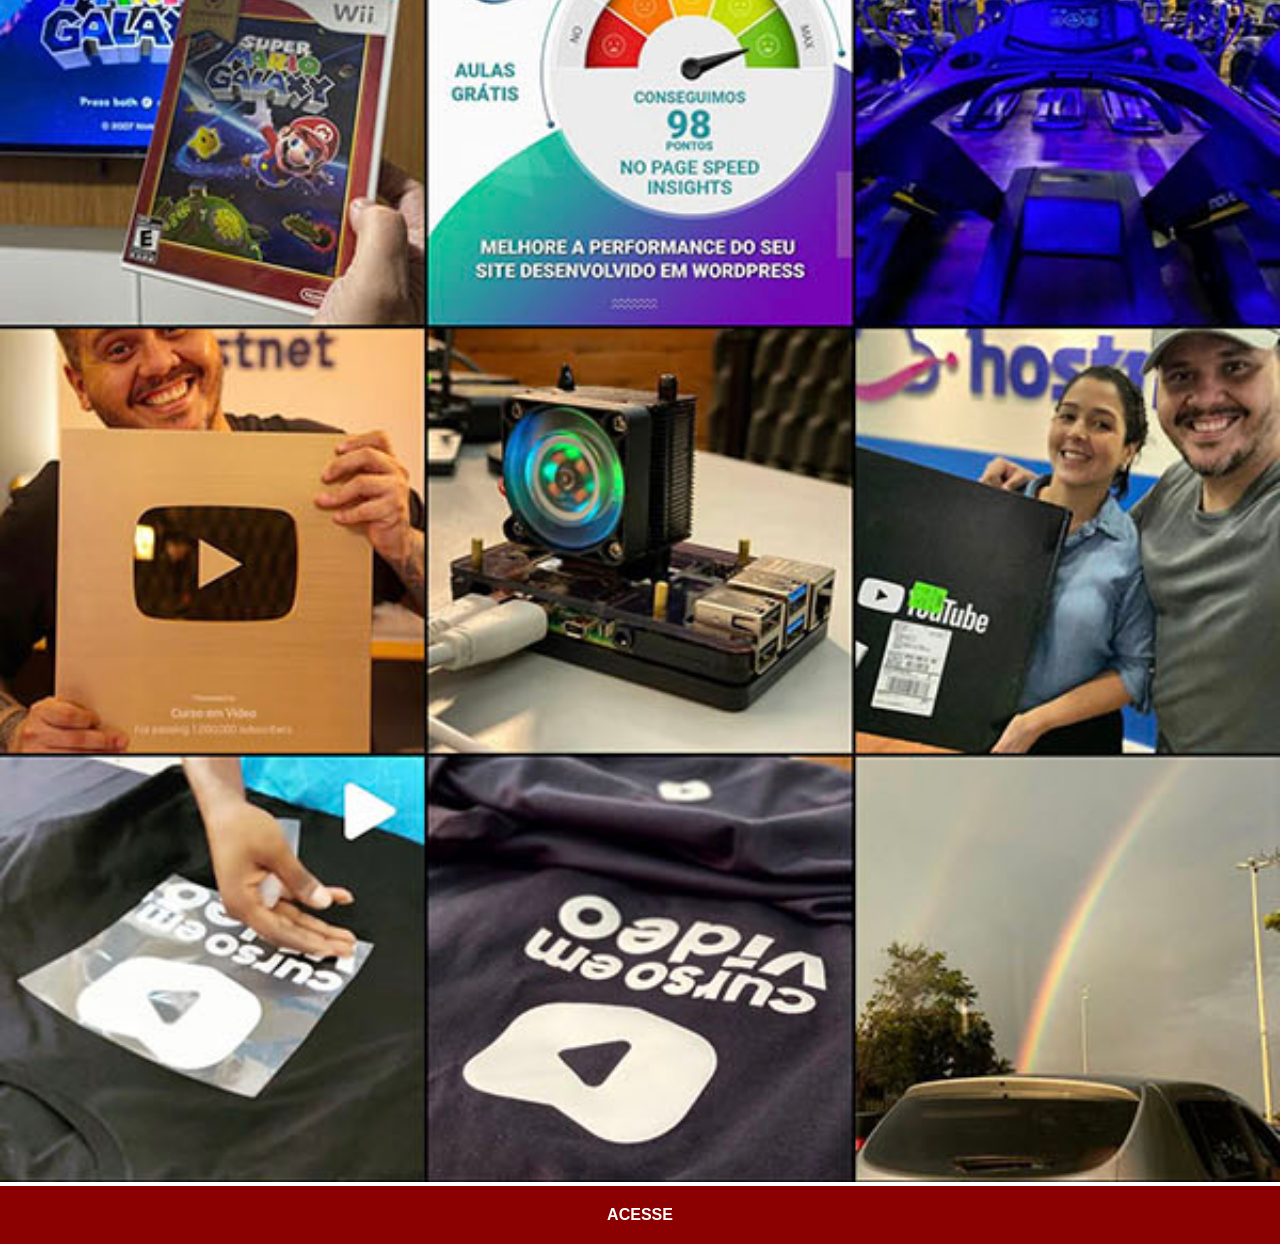
<file: instagram.html>
<!DOCTYPE html>
<html lang="pt-br">
<head>
    <meta charset="UTF-8">
    <meta name="viewport" content="width=device-width, initial-scale=1.0">
    <link rel="stylesheet" href="estilos/social.css">
    <title>Instagram</title>
</head>
<body>
    <img src="imagens/tela-instagram.jpg" alt="GitHub">
    <a href="https://www.instagram.com/gustavoguanabara/" target="_blank">ACESSE</a>
</body>
</html>
</file>
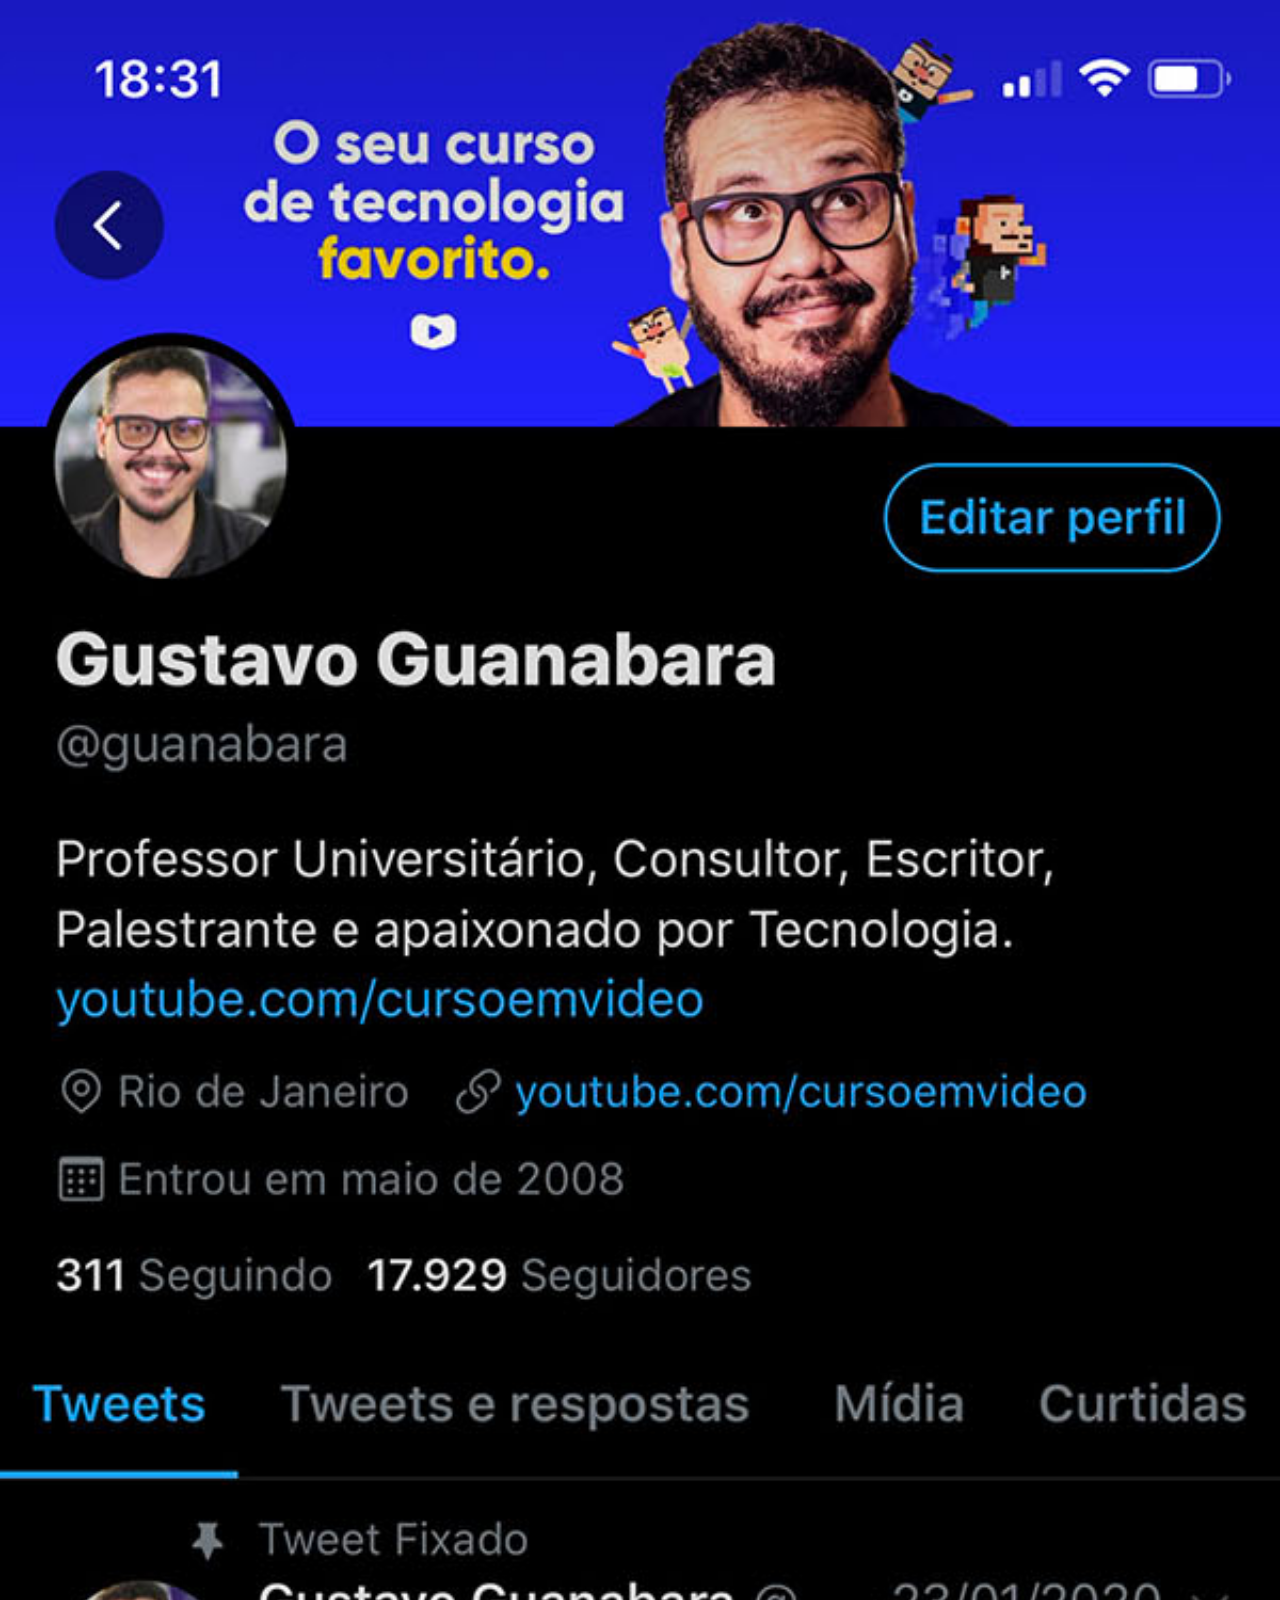
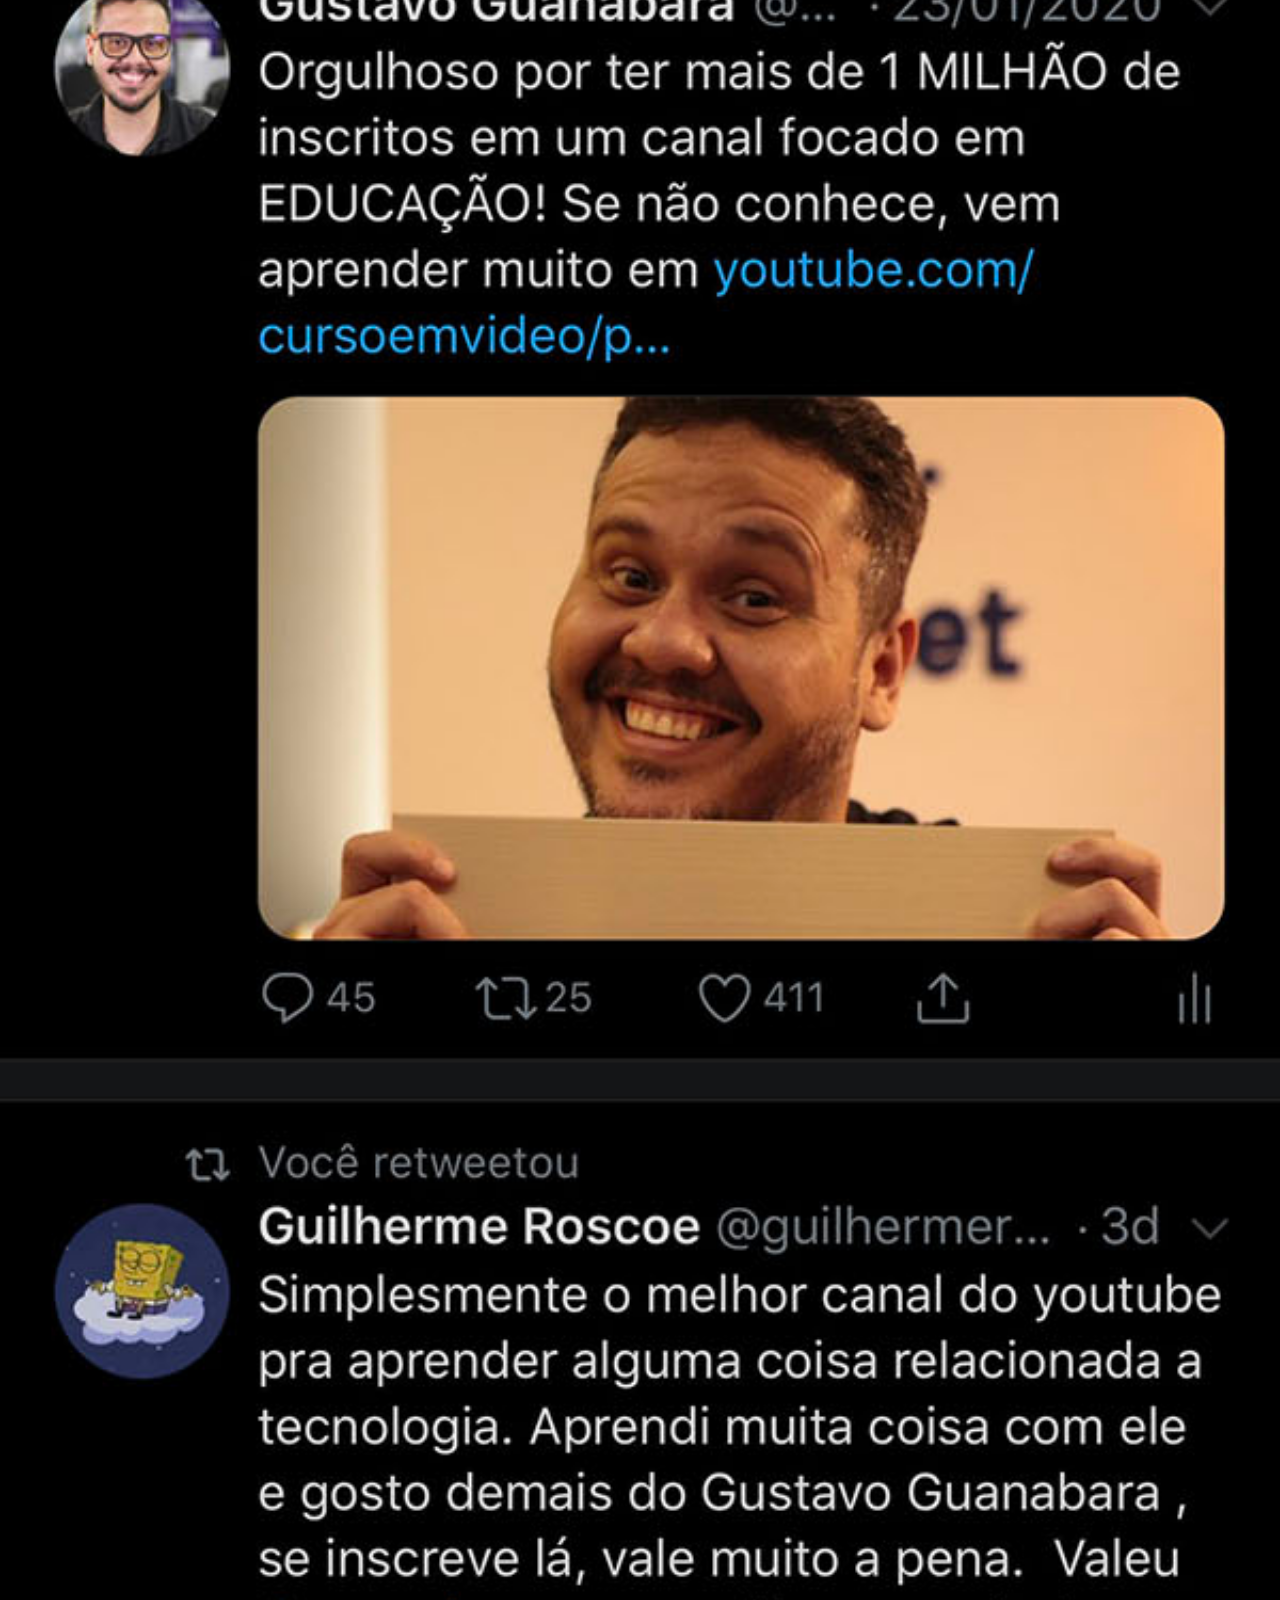
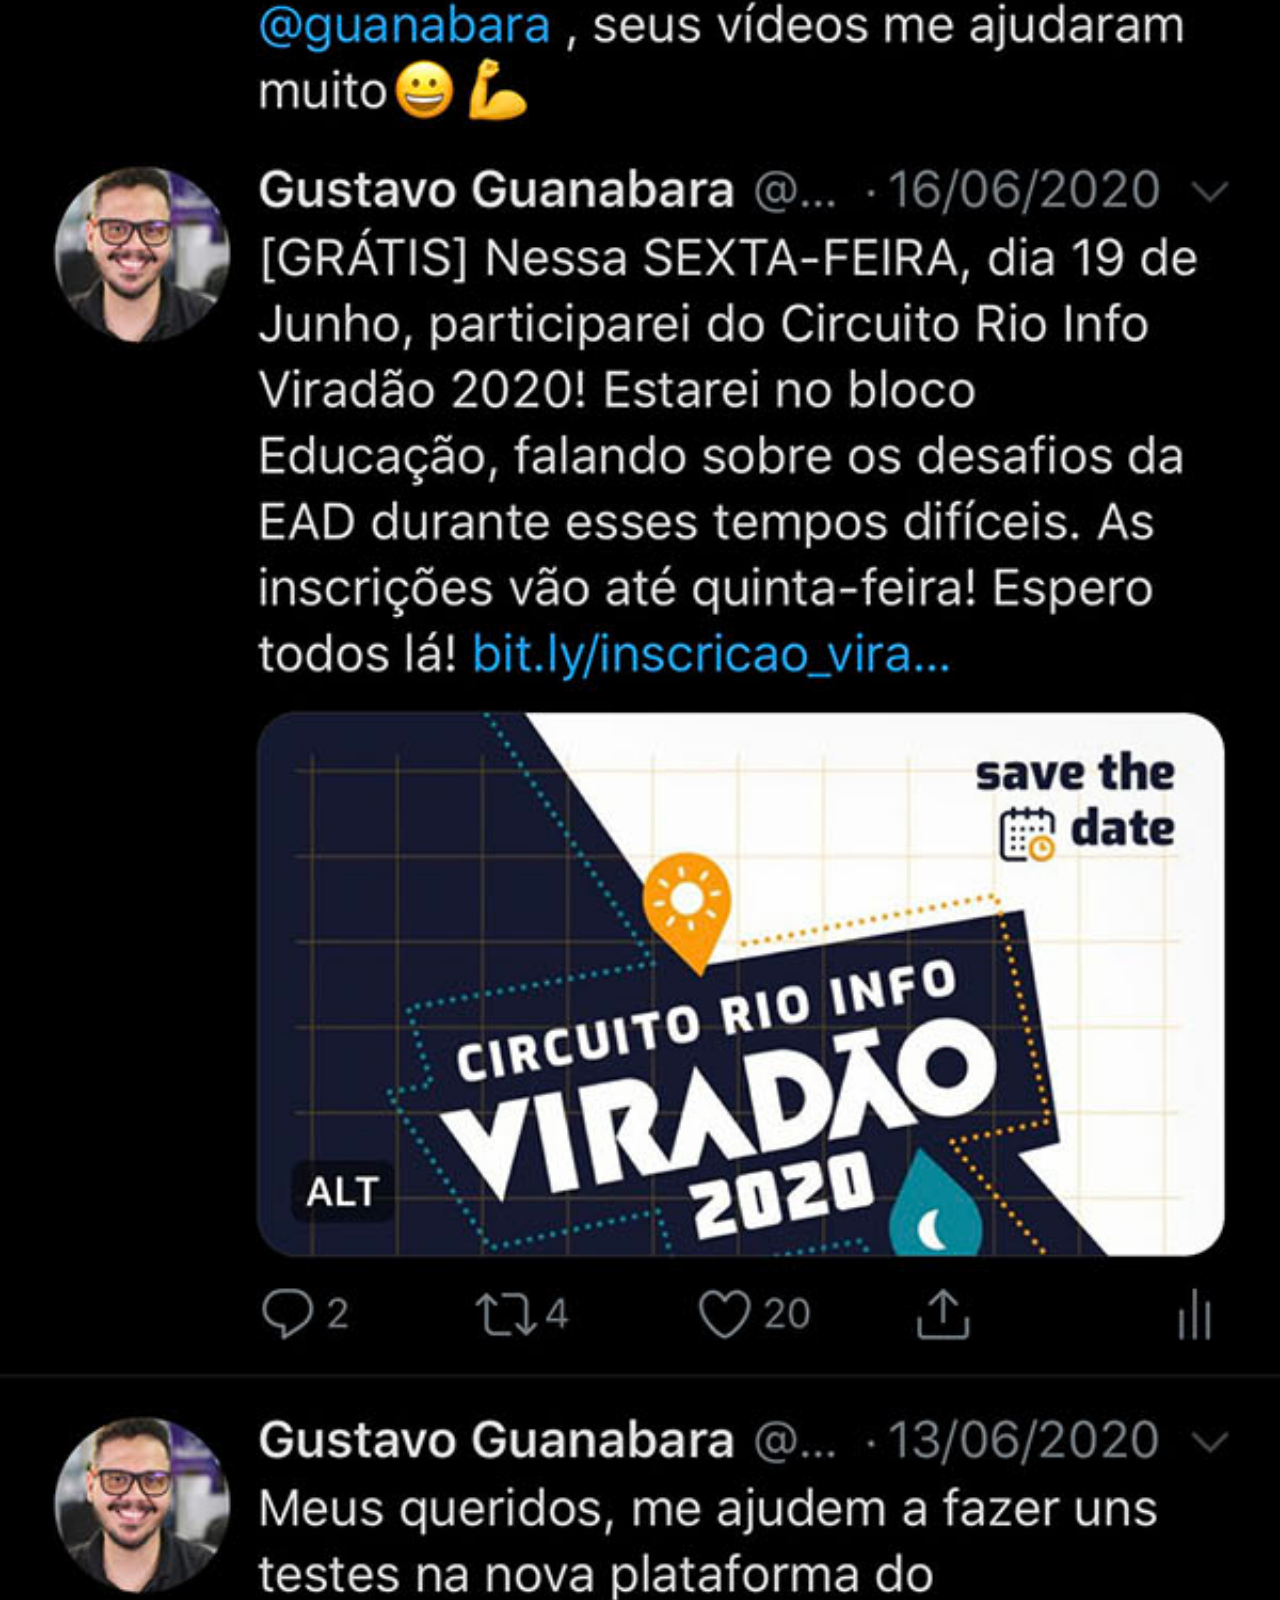
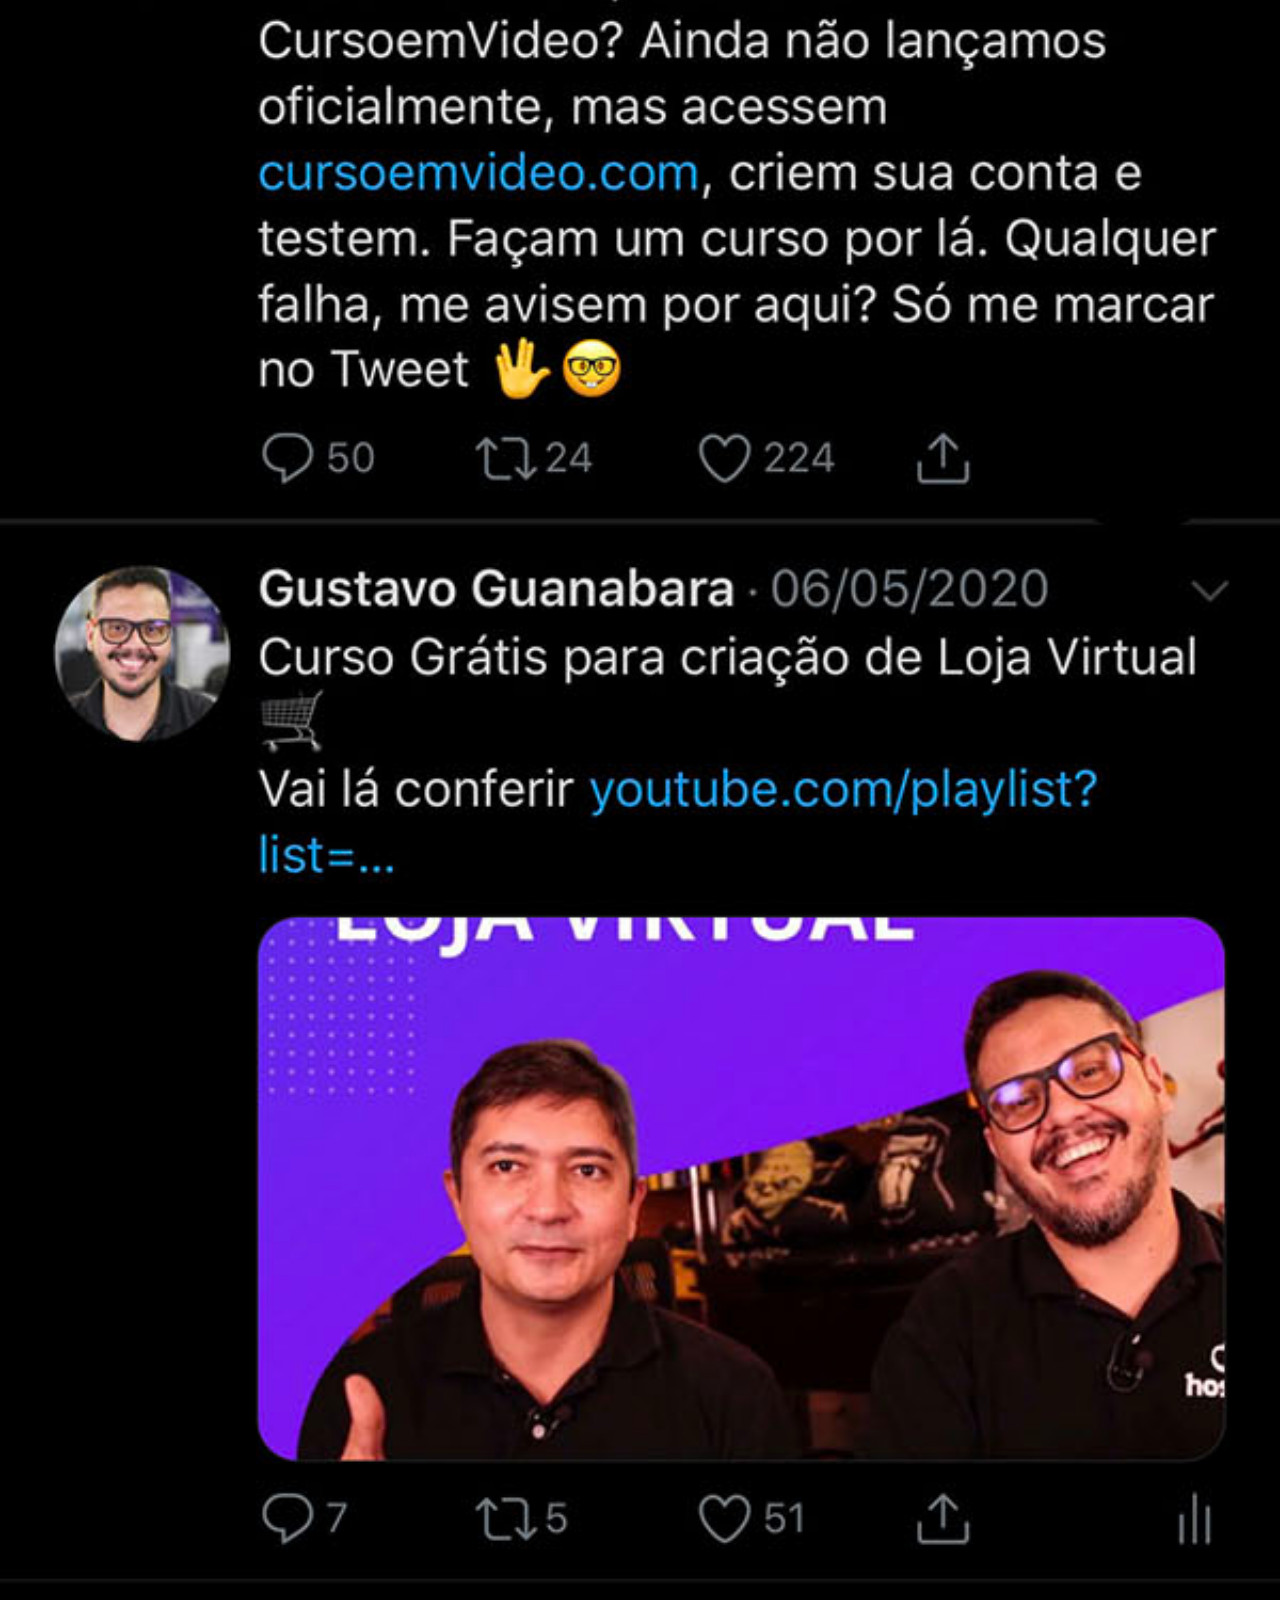
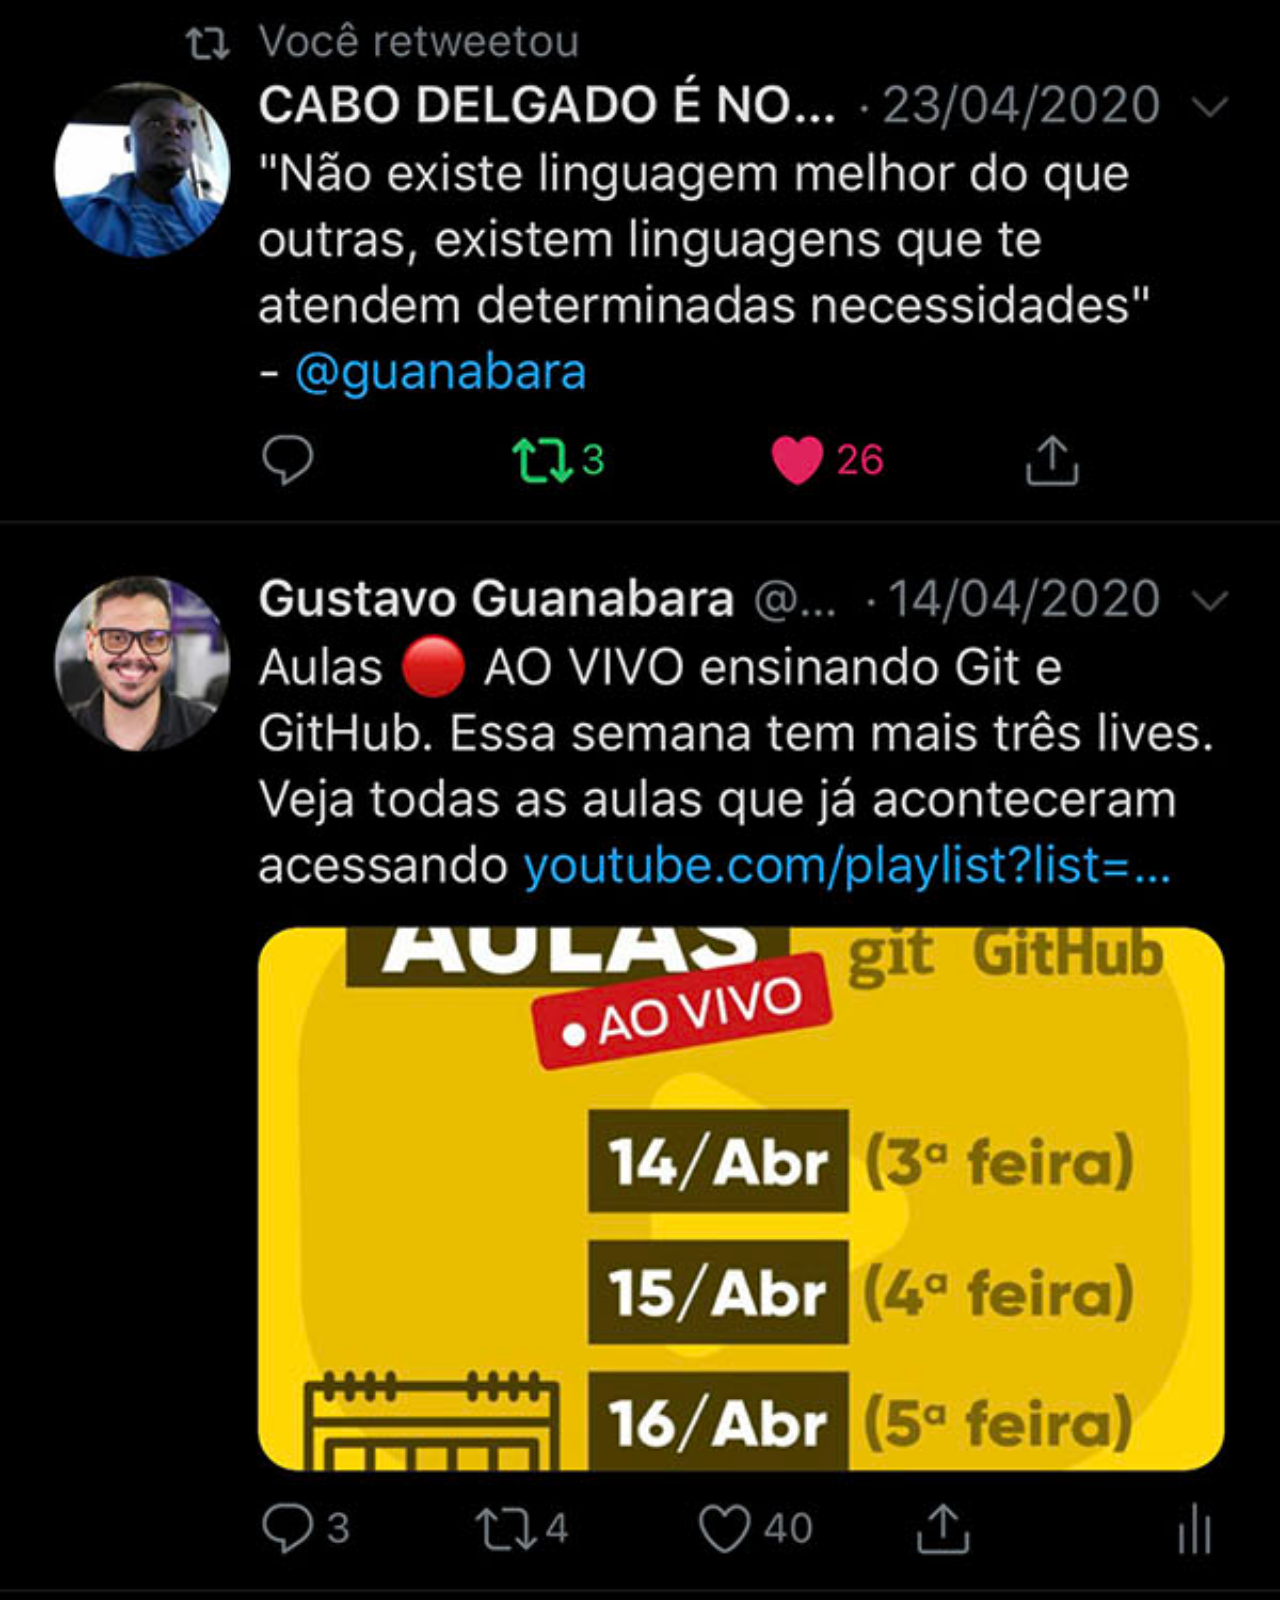
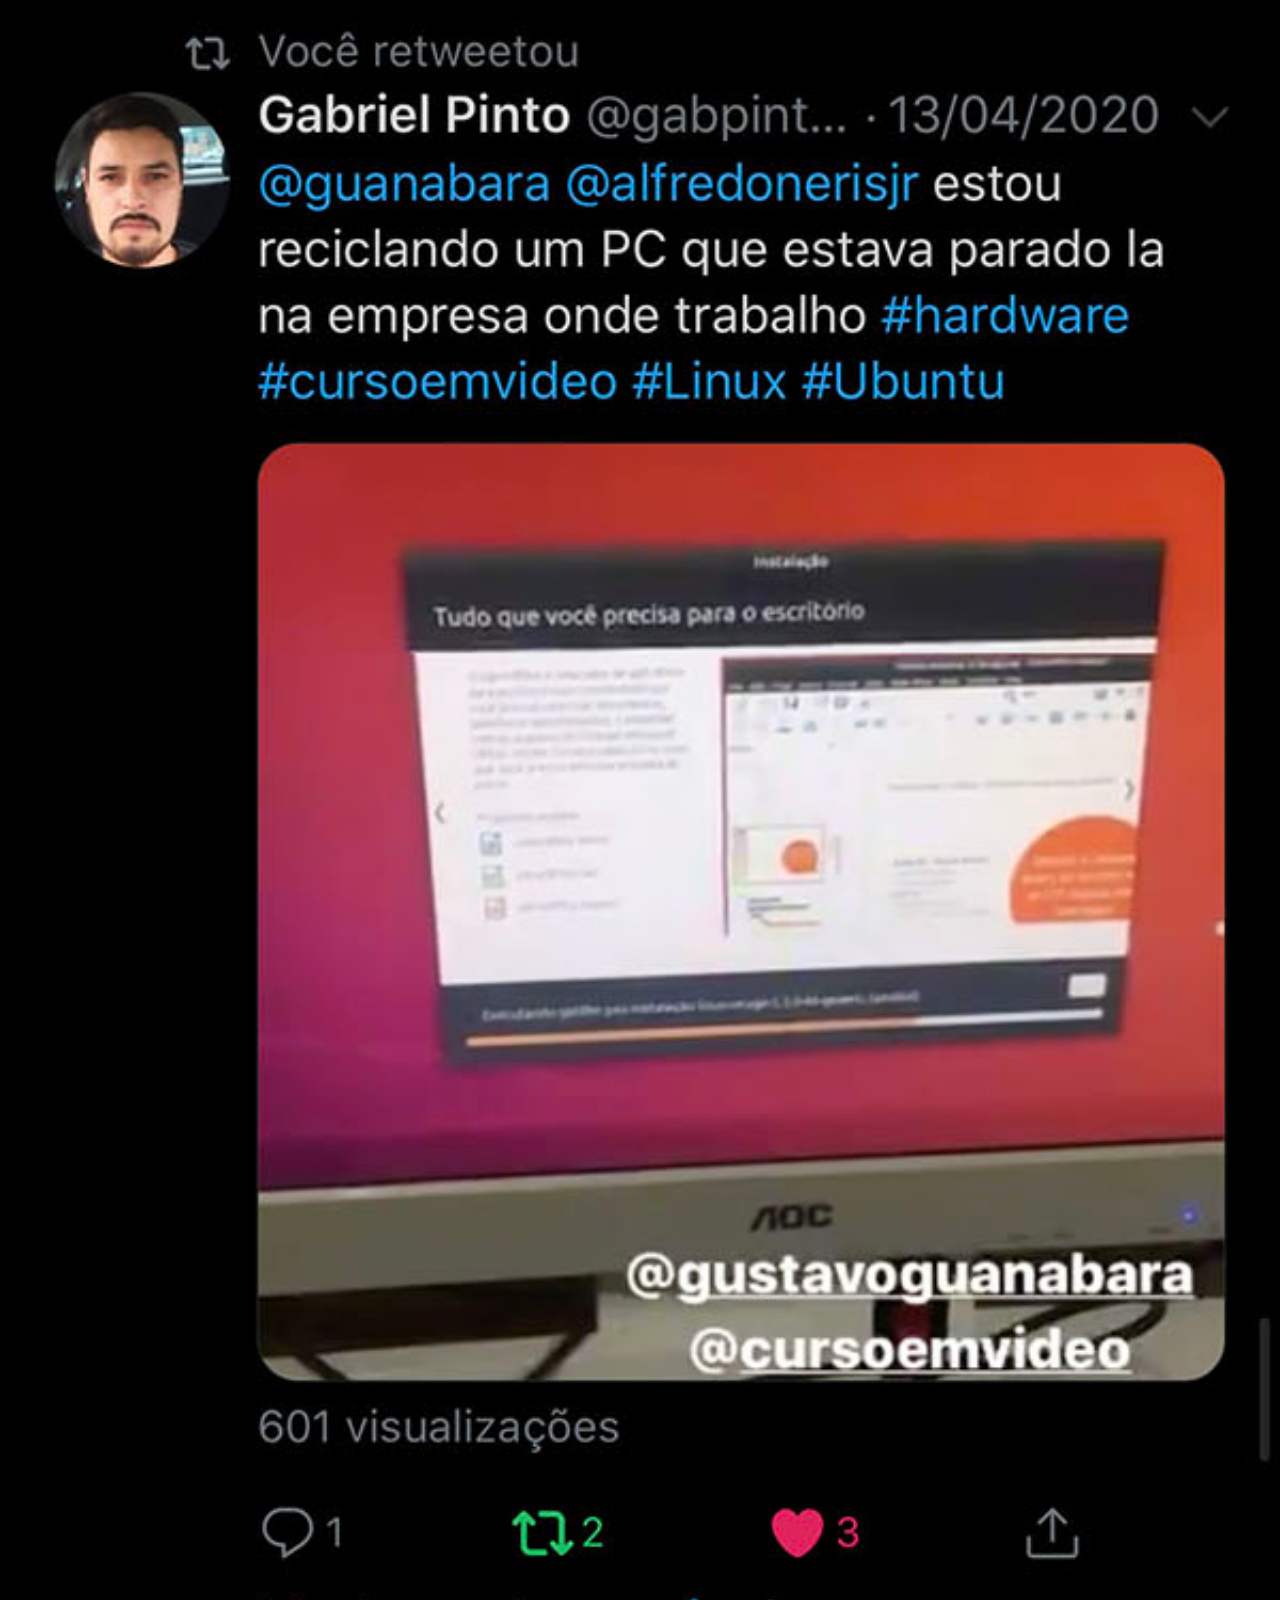
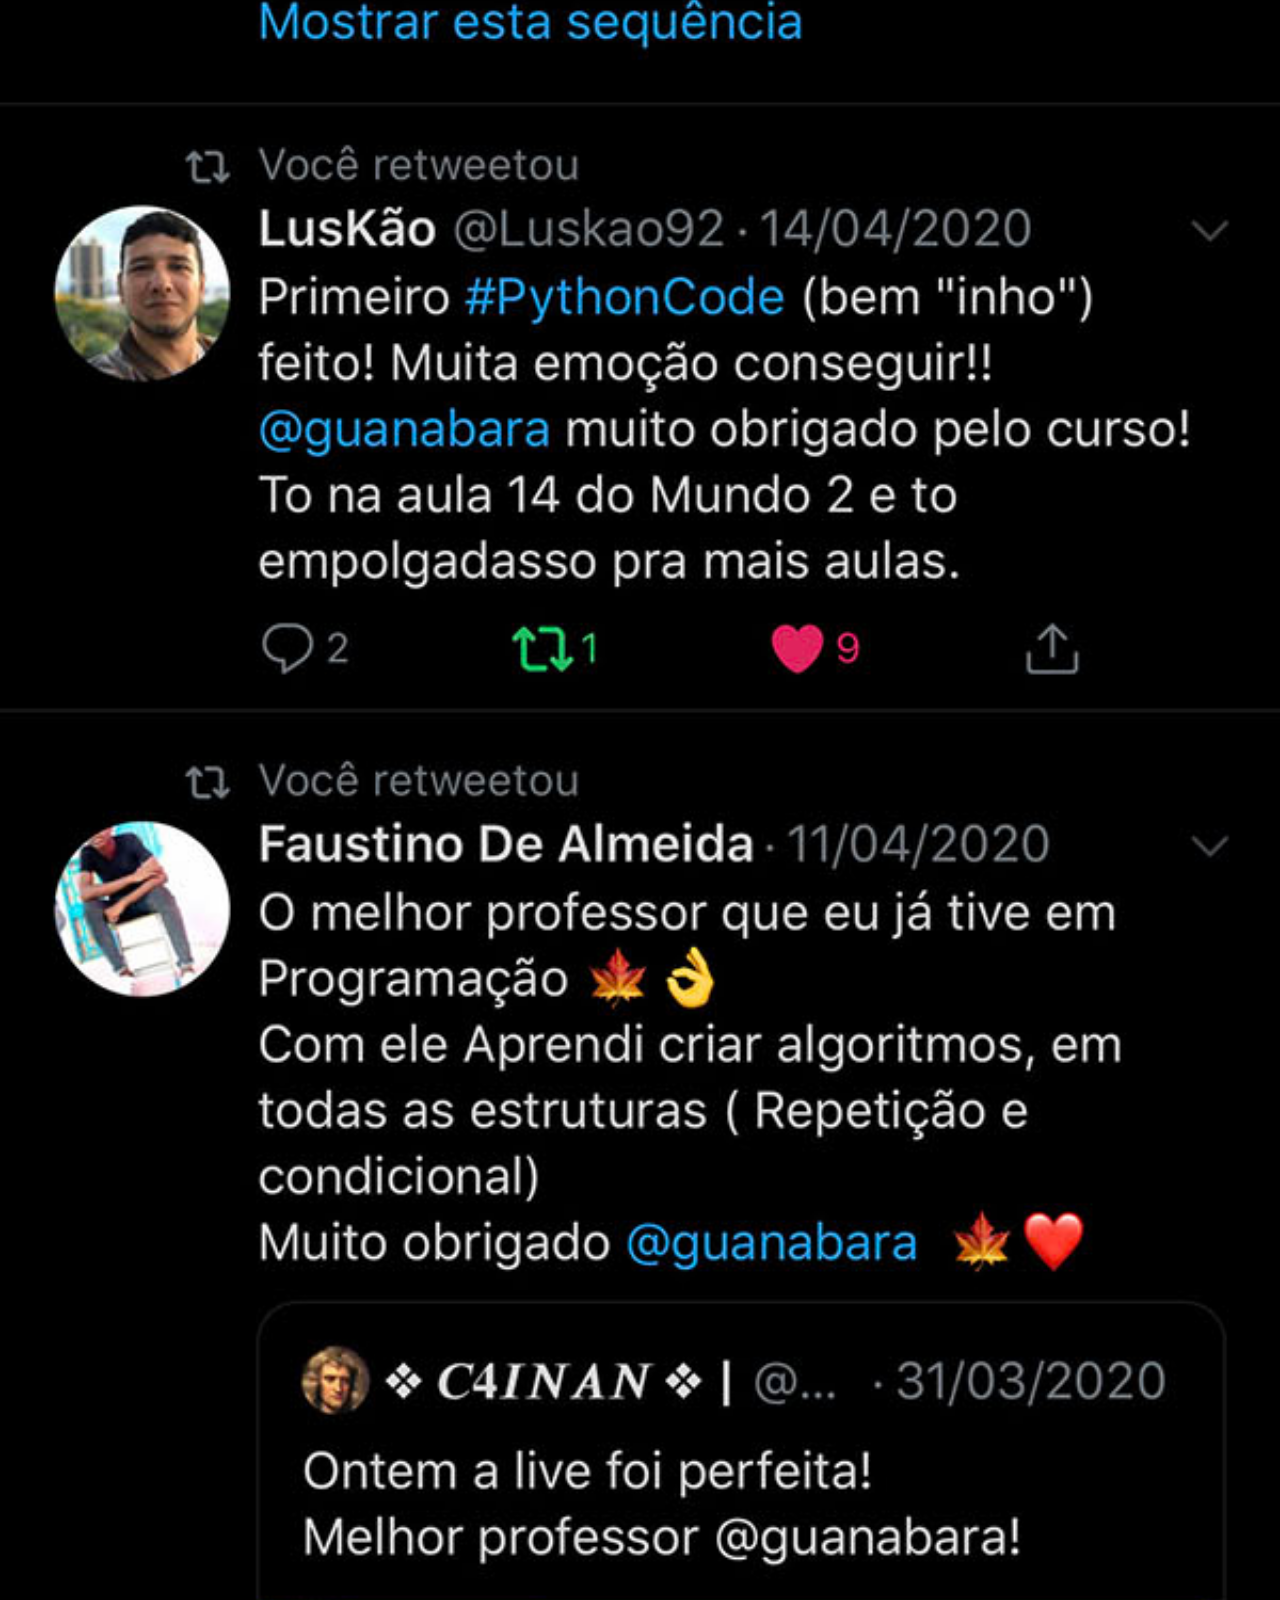
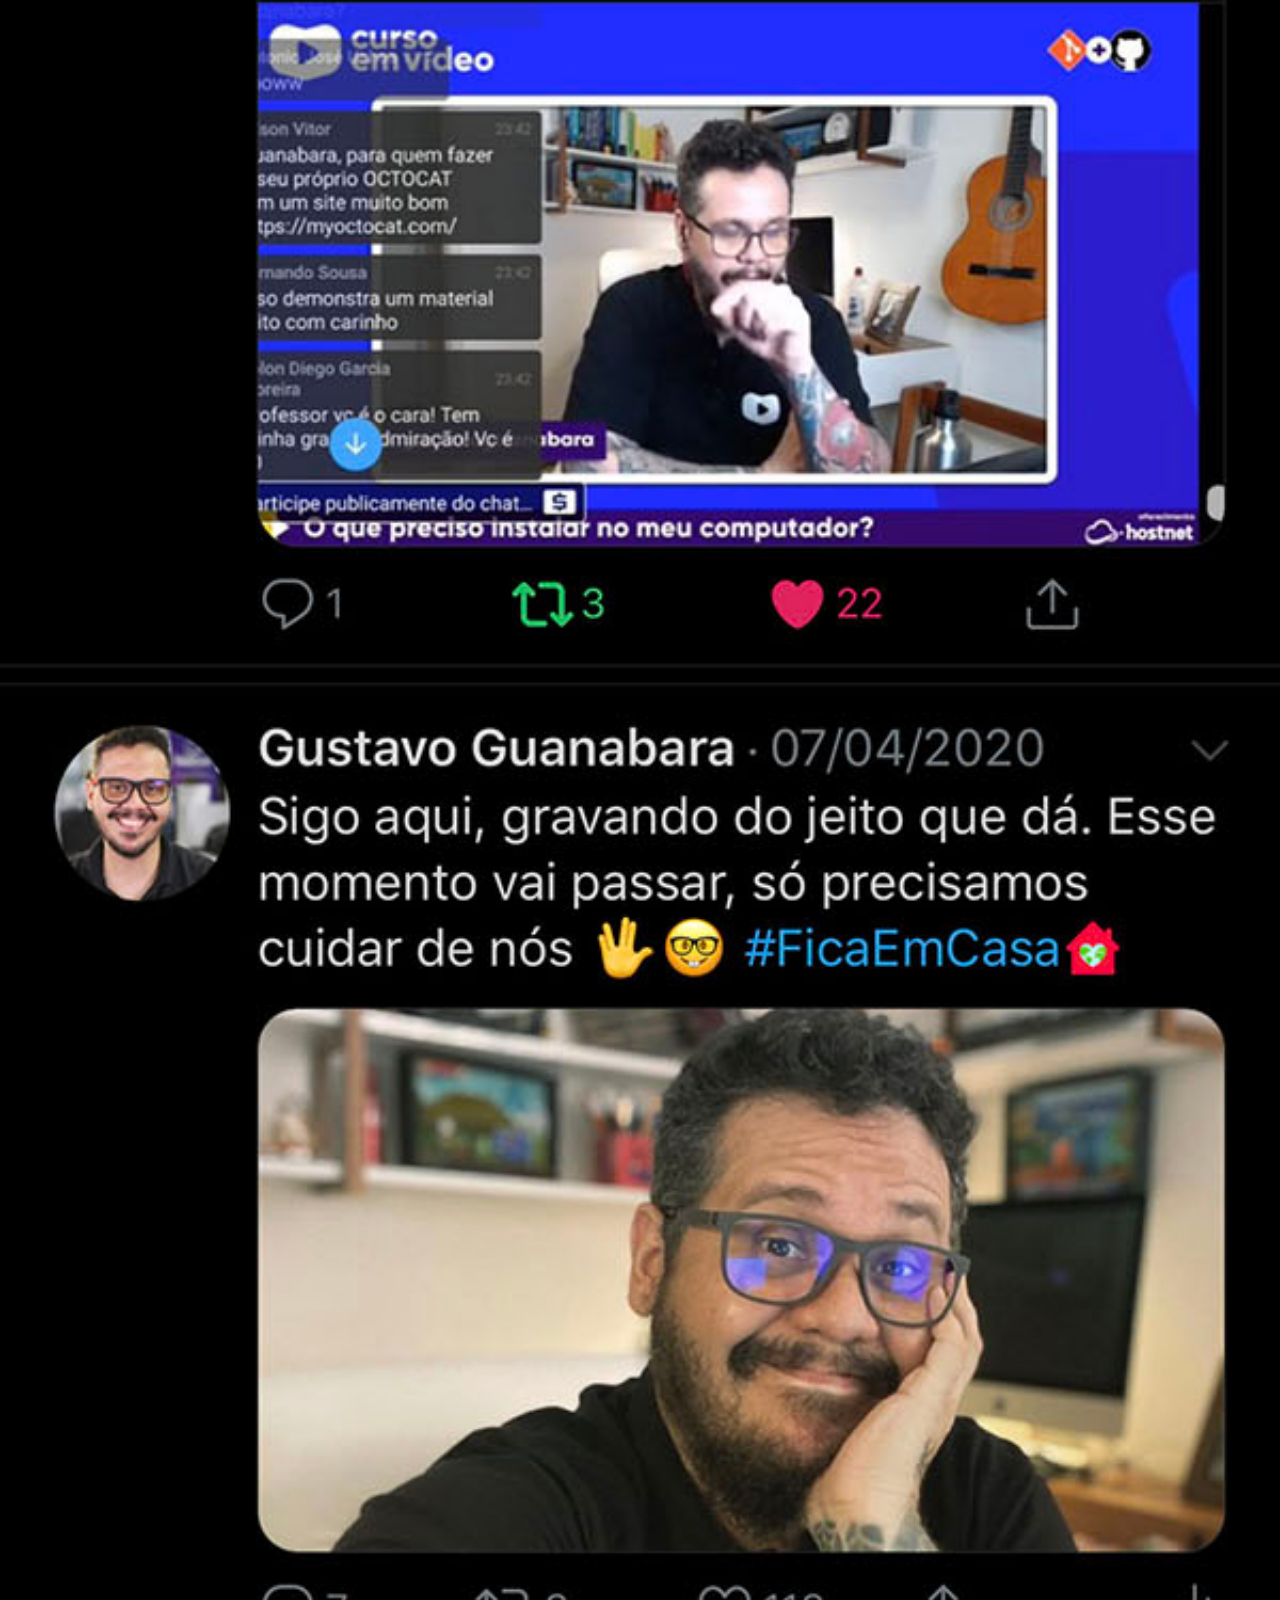
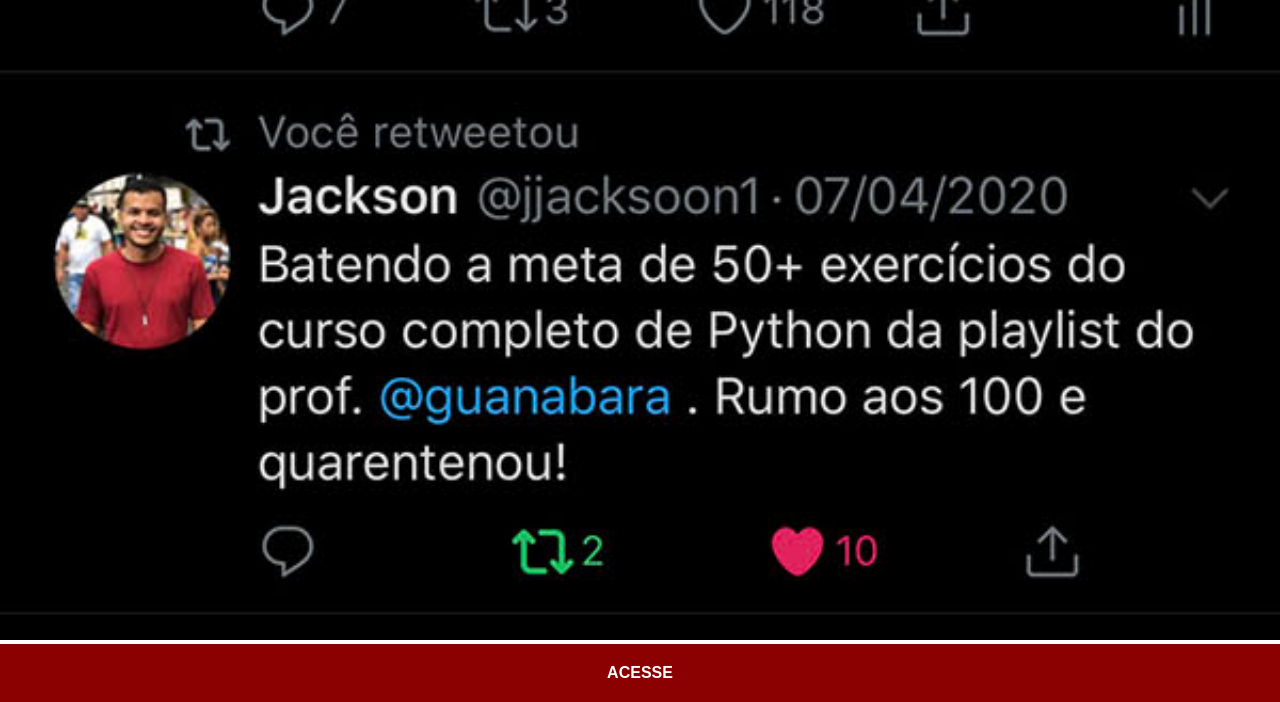
<file: twitter.html>
<!DOCTYPE html>
<html lang="pt-br">
<head>
    <meta charset="UTF-8">
    <meta name="viewport" content="width=device-width, initial-scale=1.0">
    <link rel="stylesheet" href="estilos/social.css">
    <title>Twitter</title>
</head>
<body>
    <img src="imagens/tela-twitter.jpg" alt="Twitter">
    <a href="https://x.com/guanabara" target="_blank">ACESSE</a>
</body>
</html>
</file>
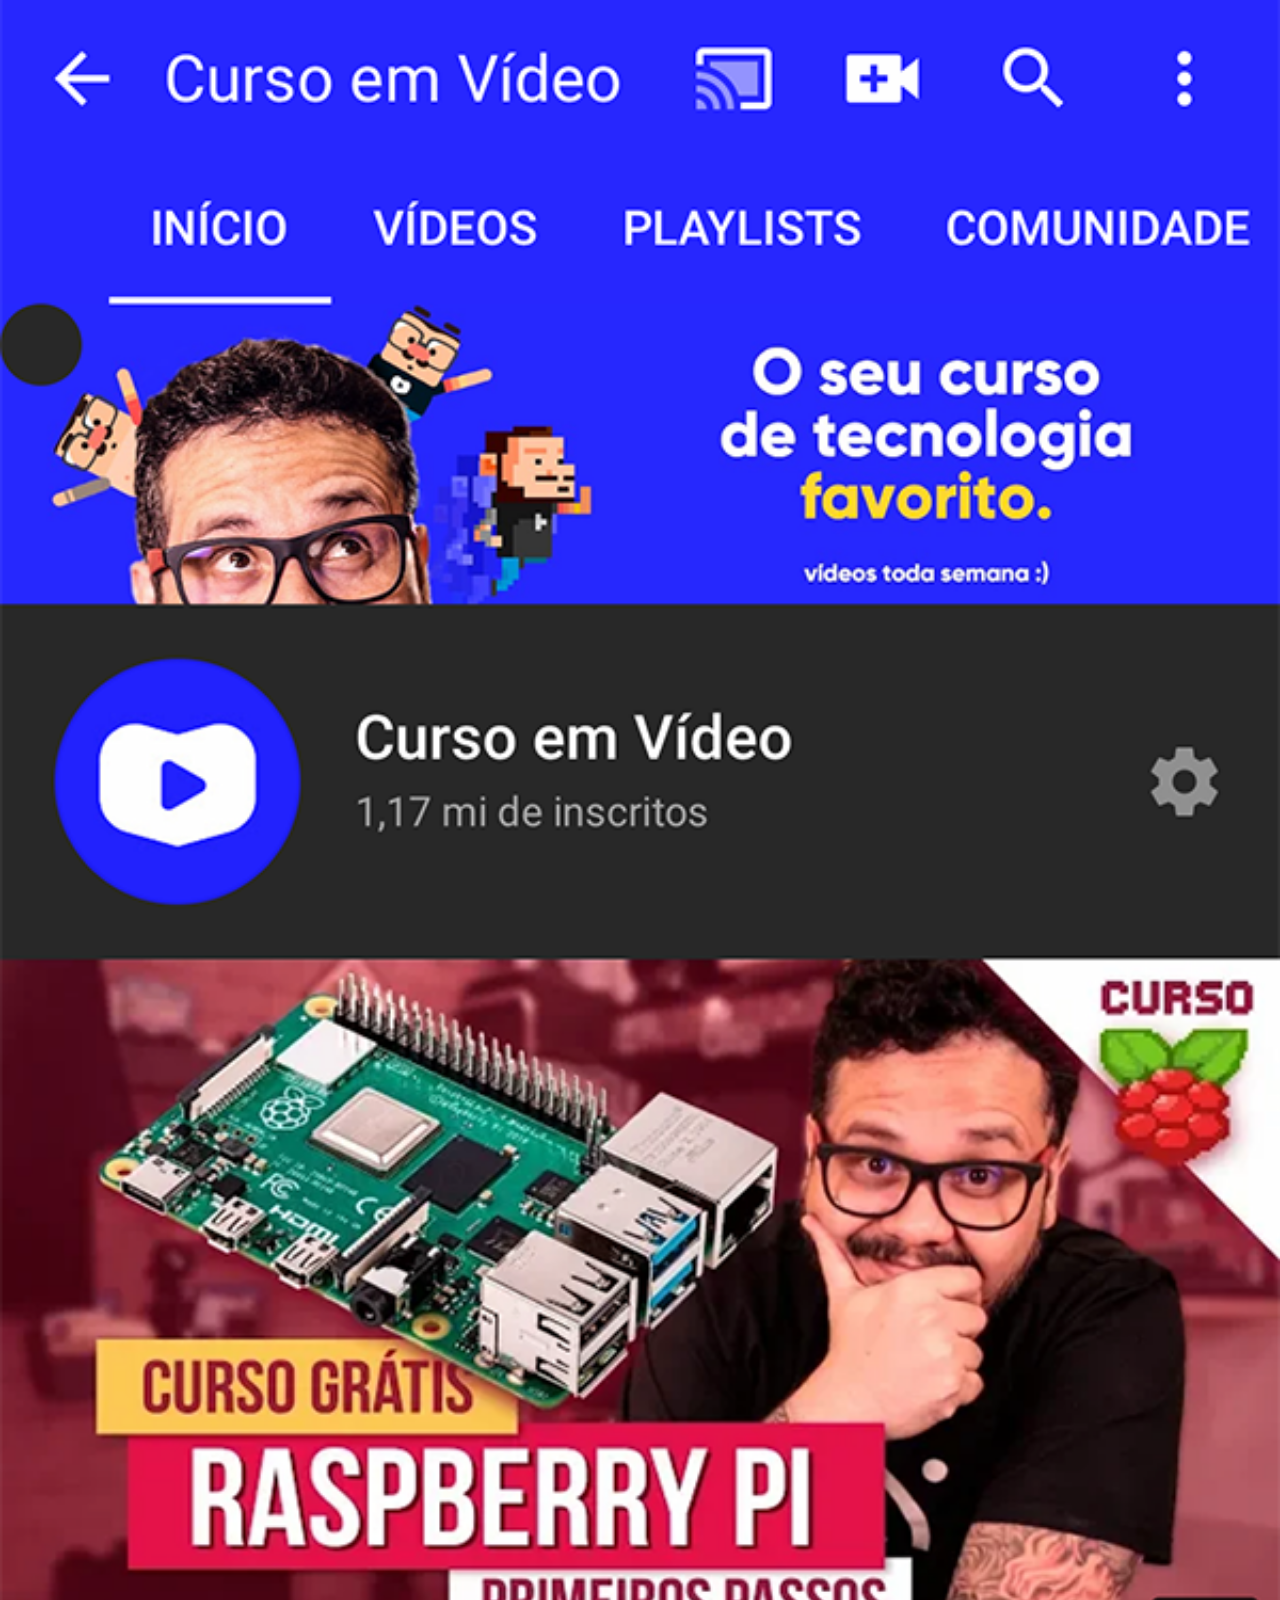
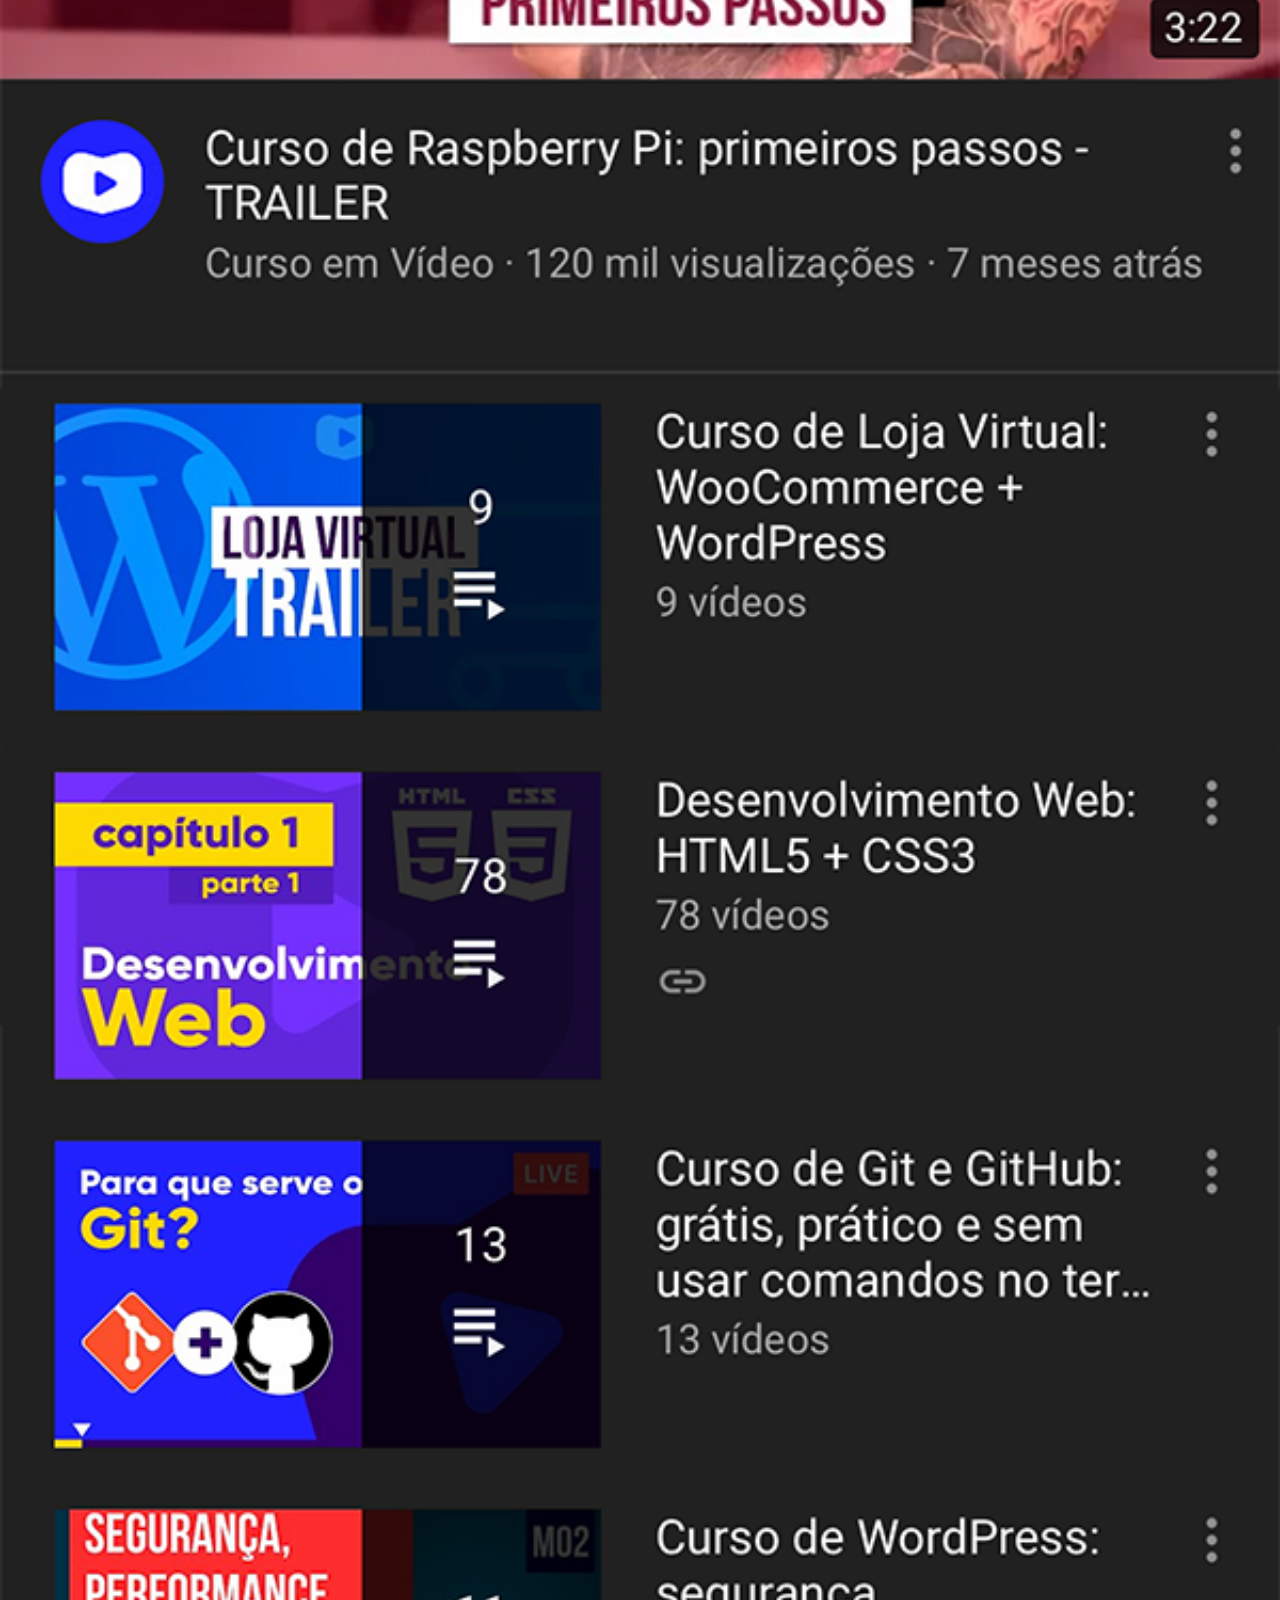
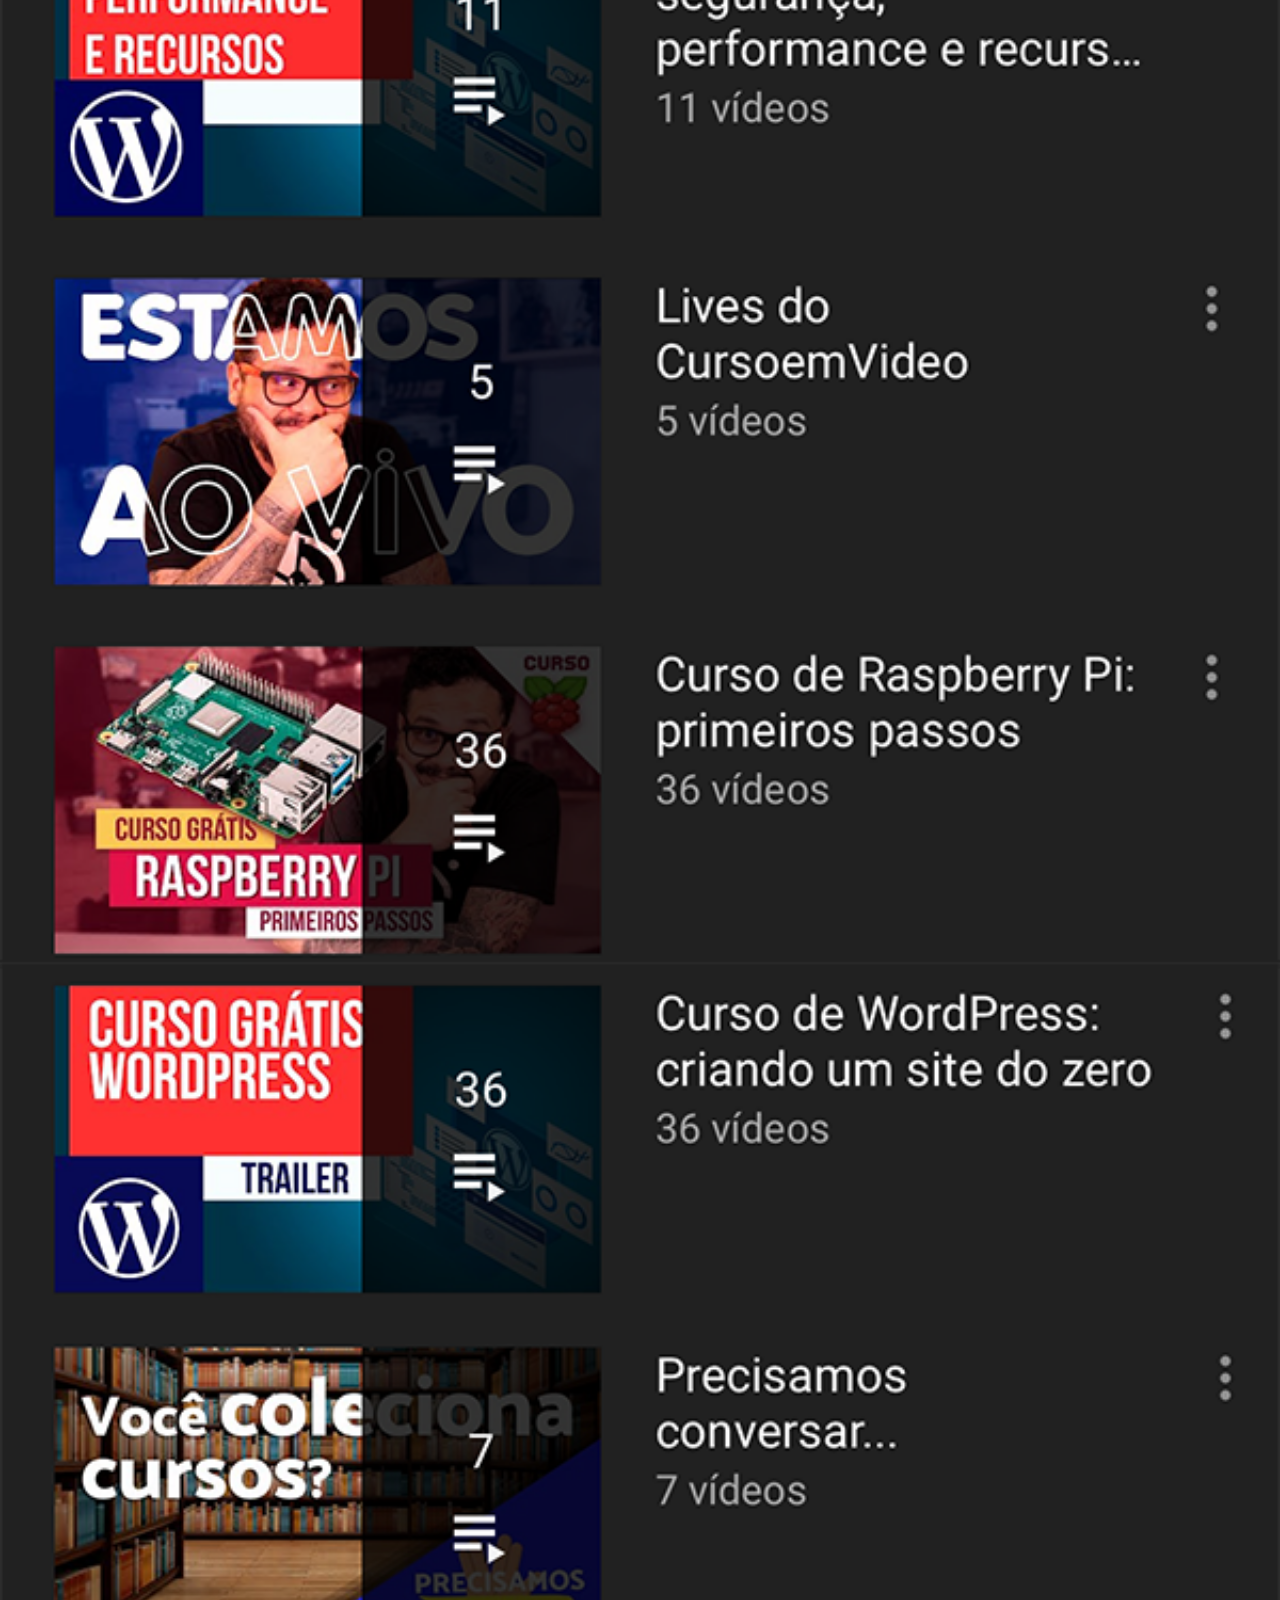
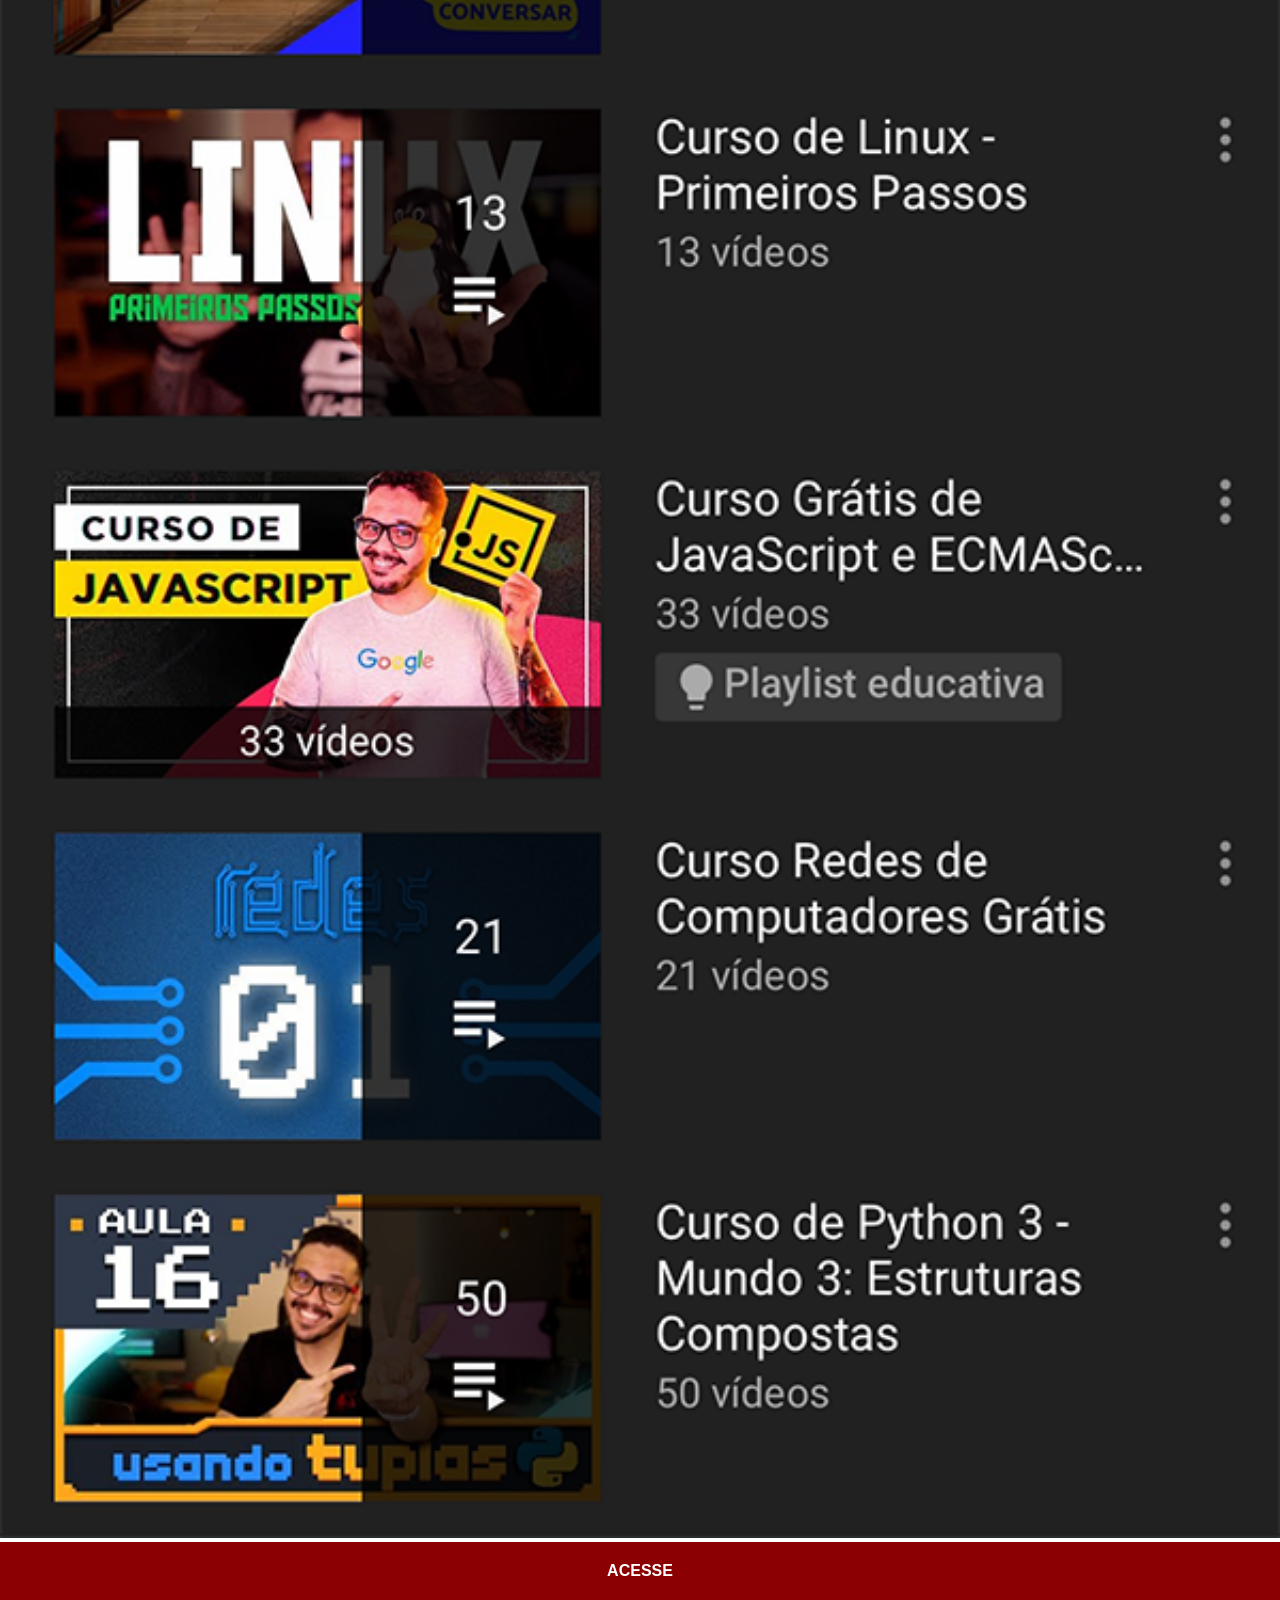
<file: youtube.html>
<!DOCTYPE html>
<html lang="pt-br">
<head>
    <meta charset="UTF-8">
    <meta name="viewport" content="width=device-width, initial-scale=1.0">
    <link rel="stylesheet" href="estilos/social.css">
    <title>Youtube</title>
</head>
<body>
    <img src="imagens/tela-youtube.png" alt="YouTube">
    <a href="https://www.youtube.com/@cursoemvideo/playlists" target="_blank">ACESSE</a>
</body>
</html>
</file>
<file: estilos/style.css>
@charset "UTF-8";

* {
    margin: 0px;
    padding: 0px;
    font-family: Arial, Helvetica, sans-serif;
}

html, body {
    height: 100vh;
    width: 100vw;
    background-color: black;
}

body {
    background: url('../imagens/fundo-madeira.jpg') no-repeat top center;
    background-size: cover;
    background-attachment: fixed;
}

main {
    position: relative;
    height: 100vh;
    position: relative;
}

section#telefone {
    position: absolute;
    top: 50%;
    left: 50%;
    transform: translate(-50%, -50%);

    height: 627px;
    width: 311px;
    background: url('../imagens/frame-iphone.png') no-repeat;
}

iframe#tela {
    position: relative;
    top: 80px;
    left: 21px;
    width: 267px;
    height: 472px;
}

section#redes-sociais {
    text-align: right;
}

section#redes-sociais img {
    width: 60px;
    margin: 10px;
    border-radius: 50%;
    box-shadow: 2px 2px 5px rgba(0, 0, 0, 0.411);
    box-sizing: border-box;
}

section#redes-sociais img:hover {
    border: 2px solid rgba(255, 255, 255, 0.61);
    transform: translate(-3px, -3px);
    box-shadow: 5px 5px 10px rgba(0, 0, 0, 0.644);
    transition: transform 0.3s, border 0.5s;
}
</file>
<file: estilos/social.css>
@charset "UTF-8";

* {
    margin: 0px;
    padding: 0px;
    font-family: Arial, Helvetica, sans-serif
}

::-webkit-scrollbar {
    width: 0px;
    height: 0px;
}

img {
    width: 100vw;
}

a {
    display: block;
    background-color: darkred;
    color: white;
    padding: 20px;
    text-align: center;
    font-weight: bolder;
    text-decoration: none;
}

a:hover {
    background-color: red;
}
</file>
